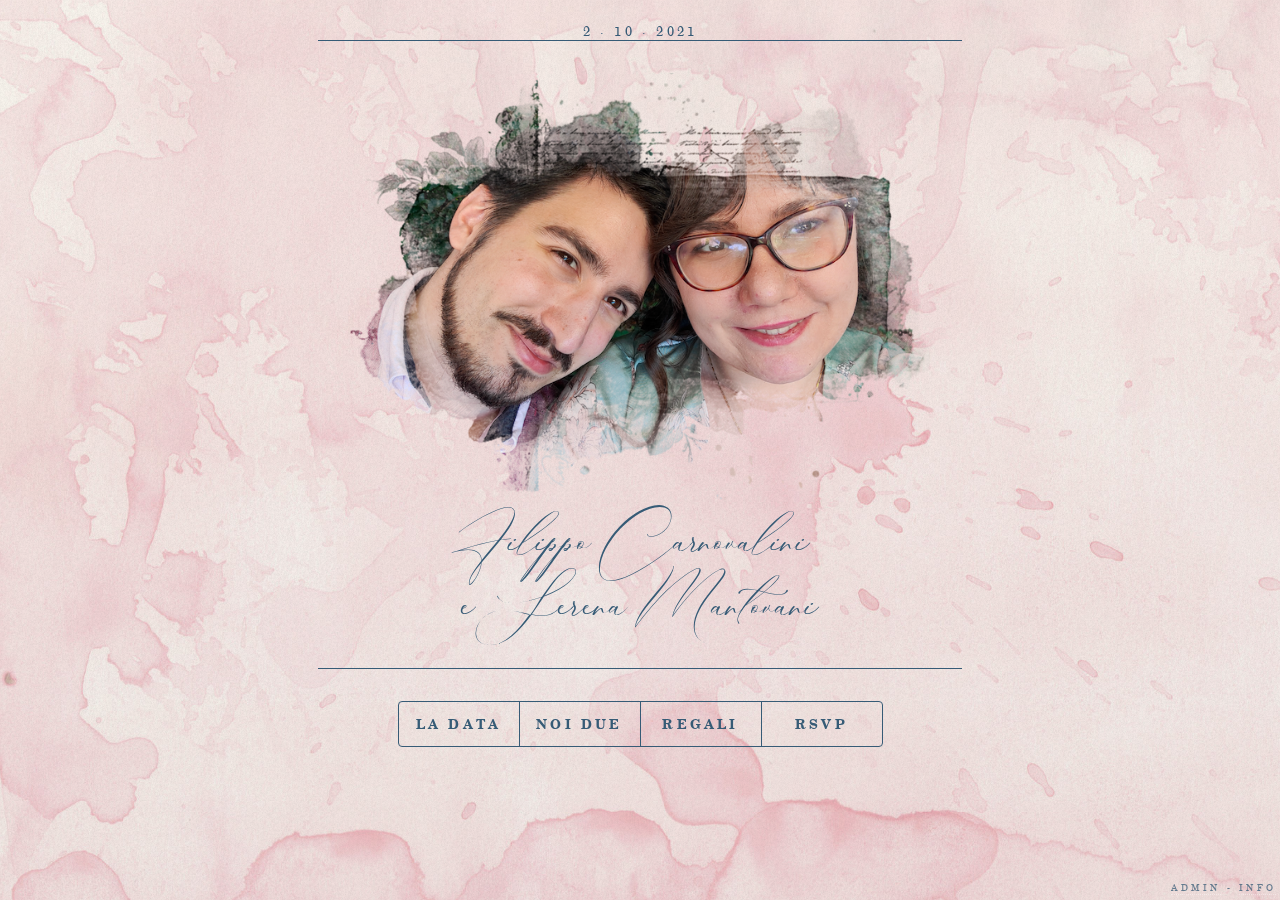
<file: index.html>
<!DOCTYPE HTML>
<!--
	Dimension by HTML5 UP
	html5up.net | @ajlkn
	Free for personal and commercial use under the CCA 3.0 license (html5up.net/license)
-->
<html>
	<head>
		<title>Filippo e Serena</title>
		<meta charset="utf-8" />
		<meta name="viewport" content="width=device-width, initial-scale=1, user-scalable=no" />

		<link rel="stylesheet" href="assets/webfonts/fonts.css" />
		<link rel="stylesheet" href="assets/css/main.css" />
		<link rel="stylesheet" href="assets/css/added.css" />

		<link rel="apple-touch-icon" sizes="180x180" href="/apple-touch-icon.png">
		<link rel="icon" type="image/png" sizes="32x32" href="/favicon-32x32.png">
		<link rel="icon" type="image/png" sizes="16x16" href="/favicon-16x16.png">
		<link rel="manifest" href="/site.webmanifest">

		<noscript><link rel="stylesheet" href="assets/css/noscript.css" /></noscript>
	</head>
	<body class="is-preload">
<!-- Modal for imgs full screen -->
<div id="imgModal" class="modal">

	<!-- The Close Button -->
	<span id="closemodal" class="close">&times;</span>

	<!-- Modal Content (The Image) -->
	<img class="modal-content" id="imgInModal">

	<!-- Modal Caption (Image Text)-->
	<div id="modalCaption"></div>
</div>
		<!-- Wrapper -->
			<div id="wrapper">



				<!-- Header -->
					<header id="header">
						<!--div class="logo">
							<span class="icon fa-gem"></span>
						</div-->
						<div class="content">
							<p class="data">2 · 10 · 2021</p>
							<div class="inner">
								<img src="./images/noi.png" alt="" width="580px">
								<h1>Filippo Carnovalini <br/>e Serena Mantovani</h1>
								<!--p>A fully responsive site template designed by <a href="https://html5up.net">HTML5 UP</a> and released<br />
								for free under the <a href="https://html5up.net/license">Creative Commons</a> license.</p-->
							</div>
						</div>
						<nav>
							<ul>
								<li><a href="#data">La Data</a></li>
								<li><a id="noiduetrigger" href="#noi-due">Noi Due</a></li>
								<li><a href="#regali">Regali</a></li>
								<li><a href="#rsvp">RSVP</a></li>
								<!--<li><a href="#elements">Elements</a></li>-->
							</ul>
						</nav>
					</header>

				<!-- Main -->
					<div id="main">

						<!-- data -->
							<article id="data">
								<h2 class="major">La Data</h2>
								<!--span class="image main"><img src="images/pic01.jpg" alt="" /></span-->
								<div>
									<p id="dataBig">2 · 10 · 2021</p>
								</div>
								<p>La cerimonia si svolgerà alle <strong>10.30</strong> presso la <strong>Chiesa di Santa Lucia Extra</strong>, a Verona in Via Santa Elisabetta 19. È possibile parcheggiare nelle vie adiacenti alla chiesa. <a target="_blank" href="https://www.google.com/maps/dir//Chiesa+di+Santa+Lucia+Extra,+Via+Santa+Elisabetta,+19,+37137+Verona+VR/@45.4219004,10.9509592,19z/data=!4m16!1m6!3m5!1s0x4781e1cec54c2853:0xab6bd0113330e620!2sChiesa+di+Santa+Lucia+Extra!8m2!3d45.4220633!4d10.9520282!4m8!1m0!1m5!1m1!1s0x4781e1cec54c2853:0xab6bd0113330e620!2m2!1d10.9520282!2d45.4220633!3e2">Indicazioni</a></p>
								<p>A seguire, il ricevimento si terrà nel ristorante <strong>Da Valentino</strong>, a San Germano dei Berici in via Casona 10. <a target="_blank" href="https://www.google.com/maps/dir/Chiesa+di+Santa+Lucia+Extra,+Via+Santa+Elisabetta,+Verona,+VR/Ristorante+Da+Valentino,+Via+Casona,+10,+36044+Val+Liona+VI/@45.3728771,11.2556699,42319m/data=!3m1!1e3!4m19!4m18!1m10!1m1!1s0x4781e1cec54c2853:0xab6bd0113330e620!2m2!1d10.9520282!2d45.4220633!3m4!1m2!1d11.4365618!2d45.4785449!3s0x477f39d6edbe792b:0xc557e13e4d08c0ed!1m5!1m1!1s0x477f3c05935f3b4f:0xafecf03dd96d6e7d!2m2!1d11.4592486!2d45.3984171!3e0">Indicazioni</a></p>
								
								<p>Per la partecipazione alla cerimonia non è richiesto, per le normative vigenti, il possesso del green pass. Per il ricevimento invece occorre possedere una "certificazione verde" valida. La certificazione si ottiene facendo un tampone al massimo 48 ore prima dell'evento, dopo dieci giorni dalla prima dose di vaccino, o dopo essere guariti.<br/>
								<a target="_blank" href="https://covidzone.info/">Aggiornamenti sulla normativa in vigore</a><br/>
								<a target="_blank" href="https://covidzone.info/">Info su certificazioni verdi</a><br/>
								Nei giorni precedenti il matrimonio vi faremo avere ulteriori indicazioni operative a riguardo. Grazie per l'aiuto nell'avere questa attenzione nei confronti di tutti. </p>
							</article>

						<!-- noi-due -->
							<article id="noi-due">
								<h2 class="major">Su Noi Due</h2>
								<div class="image main clear"><img id='imgnoi' onclick='apriImgModal(this)' style="width:75%;display:block;margin:0 auto;"src="./images/cappuccio2.jpeg" alt="Una foto di noi risalente al 2018" /><!--img id='imgnoidis' onclick='apriImgModal(this)' style="width:75%;display:block;margin:0 auto;"src="./images/cappucciodis.jpg" alt="Una disegno di noi risalente al 2018" /--></div>
								<br/>
								<p><strong>18/01/2017</strong> - Dopo un incontro ci siamo fermati a parlare, perché Filippo voleva chiedere un aiuto con il lavoro del coro. Così abbiamo cominciato a sentirci più spesso, a pranzare insieme in università, a studiare assieme in sessione.</p>
								<p><strong>31/03/2017</strong> - La prima uscita e la prima cena in due, in occasione di uno spettacolo della Compagnia Ruzzante.</p>
								<span class="image main clear"><img src="./images/ramoscello2.png" alt="" /></span>
								<br/>
								<p><strong>21/04/2017</strong> - <em>L'inizio della nostra relazione.</em></p>
								<p><strong>25/10/2019</strong> - Corso fidanzati ad Assisi. E matura in noi il desiderio di voler passare assieme tutta la vita nel matrimonio.</p>
								<span class="image main clear"><img onclick='apriImgModal(this)' style="width:75%;display:block;margin:0 auto;"src="./images/mille_anello.jpeg" alt="I regali del 18 Gennaio: una copia de Le Mille e Una Notte, e l'anello con rubino e brillanti." /></span>
								<br/>
								<p><strong>18/01/2020</strong> -
								Al santuario di Monte Berico Filippo regala a Serena Le Mille e Una Notte: come nel libro, sono passati mille e due giorni dall'inizio della relazione, e Filippo le chiede di poter passare tutta la vita insime. Con un anello ci siamo promessi di sposarci.
							 </p>
								<p><strong>02/10/2021</strong> - <em>L'inizio del nostro matrimonio.</em></p>
								<span class="image main clear"><img style="width:45%;display:block;margin:0 auto;border-radius:0"src="./images/noipoke.gif" alt="" /></span>
								<br/>
							</article>

						<!-- regali -->
							<article id="regali">
								<h2 class="major">Lista Nozze</h2>
								<span class="image main clear"><img src="./images/casina.png" alt="" /></span>
								<p>L'anno passato ci ha insegnato che la presenza è davvero un regalo. Per questo ci teniamo a sottolineare che non è necessario regalarci qualcosa: per noi avervi e festeggiare insieme sarà già un grandissimo dono.</p>
								<p>Se avete piacere di aiutarci a costruire la nostra casa e la nostra vita assieme, potete farci avere liberamente un contributo al matrimonio. Similmente, se avete un desiderio di farci avere un regalo fisico, che ci ricordi di voi e di questo giorno, qui sotto c'è una piccola lista nozze.</p>

								<div id="listanozze">
									<ul id="ullistanozze">
									</ul>
								</div>

								<p>Se volete dare un contributo libero per la casa e il viaggio di nozze, potete anche fare un bonifico alle seguenti coordinate:<br/>
								<code>Iban: IT88M0305801604100571981563</code><br/>
								<code>Intestato a Filippo Carnovalini</code>
								</p>


							</article>

						<!-- rsvp -->
							<article id="rsvp">
								<h2 class="major">Rsvp</h2>
								<div class="noScript">
									<p class="noScript">Non hai javascript attivo sul tuo Browser,
										per cui non puoi usare il form di conferma online.</p>
									<p class="noScript">Contatta gli
									  sposi per confermare la tua presenza!</p>
								</div>
								<form id="rsvpForm" method="post" action="#">
									<p>Fateci sapere se potrete esserci al ricevimento di nozze, e se avete esigenze particolari di cui tenere conto.</p>
									<div class="fields">
										<div class="field half">
											<label for="name">Nome</label>
											<input type="text" name="name" id="name" />
											<p id="nameError" class="error" style="display:none">Campo obbligatorio!</p>
										</div>
										<div class="field half">
											<label class="long" for="persone">Numero di persone</label>
											<input type="text" name="persone" id="persone" />
											<p id="personeError" class="error" style="display:none">Scrivi un numero intero di persone.</p>
										</div>
										<div class="field">
											<label for="message">Note</label>
											<textarea placeholder="Intolleranze, allergie, età dei bambini, necessità di seggiolini..." name="message" id="message" rows="3"></textarea>
										</div>
									</div>
									<ul class="actions">
										<li><input type="button" disabled value="Invia" class="primary" id="submitRSVP"/></li><li id="loading" style="display:none"><div  class="loader"></div></li>
									</ul>
									<div id="erroreServer" style="display:none">
										<p class="error">Errore: <span id="serverErrorText"></span></p>
									</div>
								</form>

								<div id="successo" style="display:none">
									<p>Conferma inviata con successo.</p>
									<p>Ci vediamo il 2 Ottobre!</p>
								</div>
								<!--



							-->
							</article>


					</div>

				<!-- Footer -->
				<footer id="footer">
					<p class="copyright"><a href="./admin.html">Admin</a> - <a href="./info.html">Info</a></p>
				</footer>

			</div>

		<!-- BG -->
			<div id="bg"></div>

		<!-- Scripts -->
			<script src="assets/js/jquery.min.js"></script>
			<script src="assets/js/browser.min.js"></script>
			<script src="assets/js/breakpoints.min.js"></script>
			<script src="assets/js/util.js"></script>
			<script src="assets/js/main.js"></script>
			<script>
			$( document ).ready(function() {
				var regalihtml= [];
				$.getJSON('listanozze.json', function(data) {
				   var l = data.lista;
					 l.forEach((item, i) => {
					 		regalihtml.push(item.id);
							$("#ullistanozze").append("<li class='regalotaken' id='regalo"+item.id+"'>"+item.descr+" <span class='prezzoregalo'>"+item.prezzo+"€</span> - <span class='prenota'>Prenota</span><span class='prenotato'>Già prenotato</span></li>")


					 });

					 $(".prenota").click(function(e){
 						if ($(this).parent()[0] == $("#prenotaregalo").parent()[0]){
 							return
 						}
 						$("#prenotaregalo").attr("id","prenotaregaloold");
 						$("#prenotaregaloold").hide();//(function(){
 							$("#prenotaregaloold").remove();
 					//});
 						var item = $(this).parent();

 						var id = item.attr('id');
						var aggiunta= `
						<div style='display:none' id='prenotaregalo'>
							<div class='divimgregalo'>
								<img onclick='apriImgModal(this)' id='imgregalo' class='imgregalo' src='./images/regali/${id}.jpg'>
							</div>
							<div class='regaloTesto' style='display:inline-block'>
								<p id='prenotaistruzioni'>Per prenotare questo regalo, inserisci il tuo nome qui sotto e premi invia. Dopo potrai fare avere agli sposi la cifra relativa al regalo scelto.</p>
								<p style='display:none' id='prenotaiban'><code>Iban: IT88M0305801604100571981563</code><br/>
								<code>Intestato a Filippo Carnovalini</code></p>
								<p id='prenotaerror' class='error'></p>
							</div>
							<div id='bottoniRegali'>
								<input id="prenotaRegaloNome" placeholder="Nome..." type='text' /><button onclick="prenotaRegalo('${id}')">Invia</button>
							</div>
						</div>
`
 						item.append(aggiunta)
 						$("#prenotaregalo").show("slow");
 						//$("#prenotaregalo").parent()[0].scrollIntoView();



 					});

				});




			});// Doc ready




			// Get the modal
			var modal = document.getElementById("imgModal");
			var captionText = document.getElementById("modalCaption");

			function apriImgModal(i) {

				// Get the image and insert it inside the modal - use its "alt" text as a caption
				var img = i;
				var modalImg = document.getElementById("imgInModal");
			  modal.style.display = "block";
			  modalImg.src = img.src;
				captionText.innerHTML = img.alt;
			}

			// Get the <span> element that closes the modal
			var span = document.getElementById("closemodal");

			// When the user clicks on <span> (x), close the modal
			span.onclick = function() {
			  modal.style.display = "none";
			}
			// When the user clicks on modal outside img, close the modal
			modal.onclick = function(ev) {
				if(ev.target!=$("#imgInModal")[0])	{
					modal.style.display = "none";
				}
			}

			function prenotaRegalo(i){
				var id = i.slice(6);
				//console.log(id);
				$("#prenotaRegaloNome").removeClass("erroreNome");
				$("#prenotaRegaloNome").attr('placeholder', 'Nome...');
					var nome= $("#prenotaRegaloNome").val();
					if (nome==""){
						$("#prenotaRegaloNome").addClass("erroreNome");
						$("#prenotaRegaloNome").attr('placeholder', 'Campo necessario!');
						return;
					}
					//send to server
					$("#bottoniRegali").empty();
					$("#bottoniRegali").append("<p class='loadingdots'>Loading <span>.</span><span>.</span><span>.</span></p>")


					$.post( "https://europe-west3-matrimonio-303209.cloudfunctions.net/prenotaregalo", {"id":id,"name":nome}, function(response) {
						$("#prenotaistruzioni").text("Grazie mille! Hai prenotato il regalo. Per regalarlo effettivamente, inviaci un bonifico dell'importo corrispondente:");
						$("#prenotaiban").show();
						$(".prenota").hide();


					}).fail(function(results) {
						if (results.responseText == "Error_Already_Taken") {
							$("#prenotaerror").text("Errore: questo regalo è già stato prenotato. Ricarica la pagina!");
						}else if (results.responseText == "Not_Found"){
							$("#prenotaerror").text("Errore: sembra che questo regalo non esista? Contatta gli sposi se pensi ci sia un problema!");
						}else if (results.responseText == "Error_Data_Missing") {
							$("#prenotaerror").text("Errore: Compila tutti i campi necessari! Ricarica la pagina e riprova");
						}else{
							$("#prenotaerror").text("Errore!");
						}
						$("#prenotaerror").show();

					}).always(function() {
							$("#bottoniRegali").empty();
					});

			}//prenotaregalo



			$("#noiduetrigger").click(function(e){

				//$("#imgnoi").delay(1000).fadeTo(5000,0);

			});

			</script>


	</body>
</html>
</file>
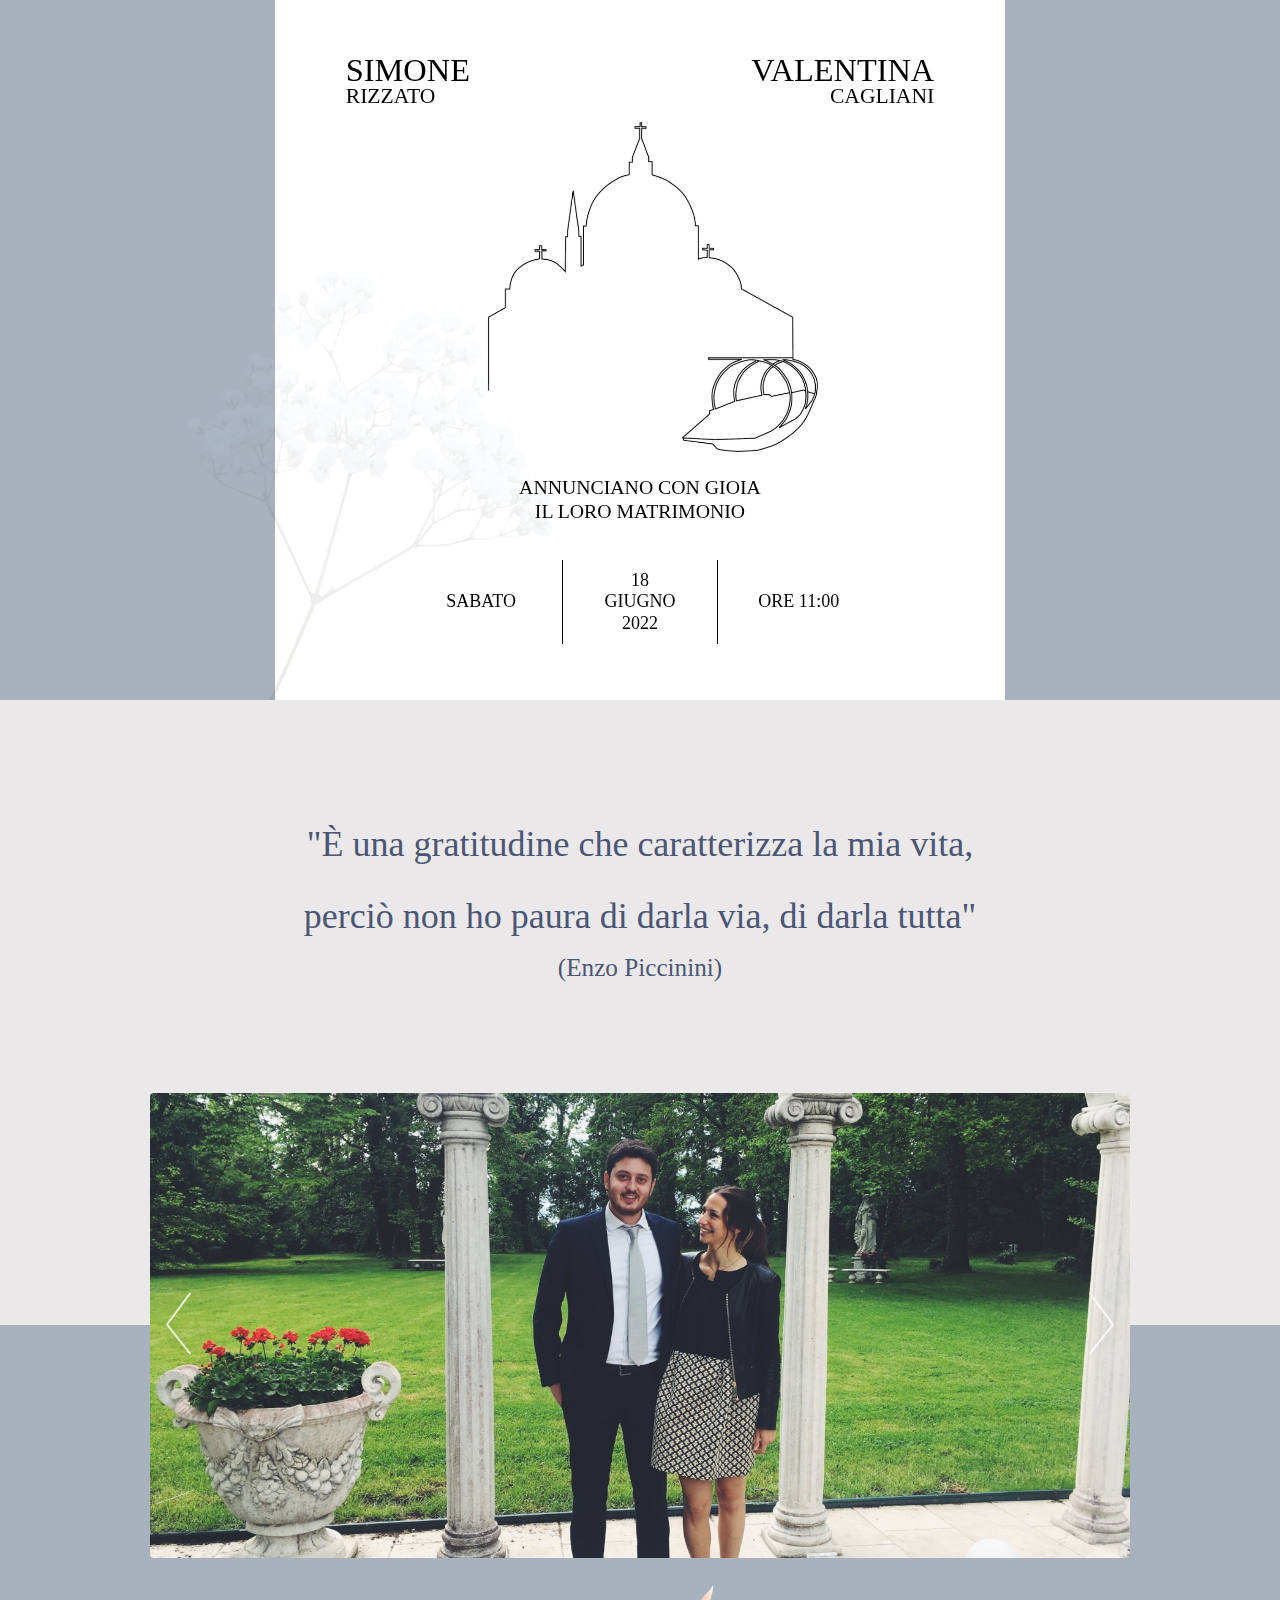
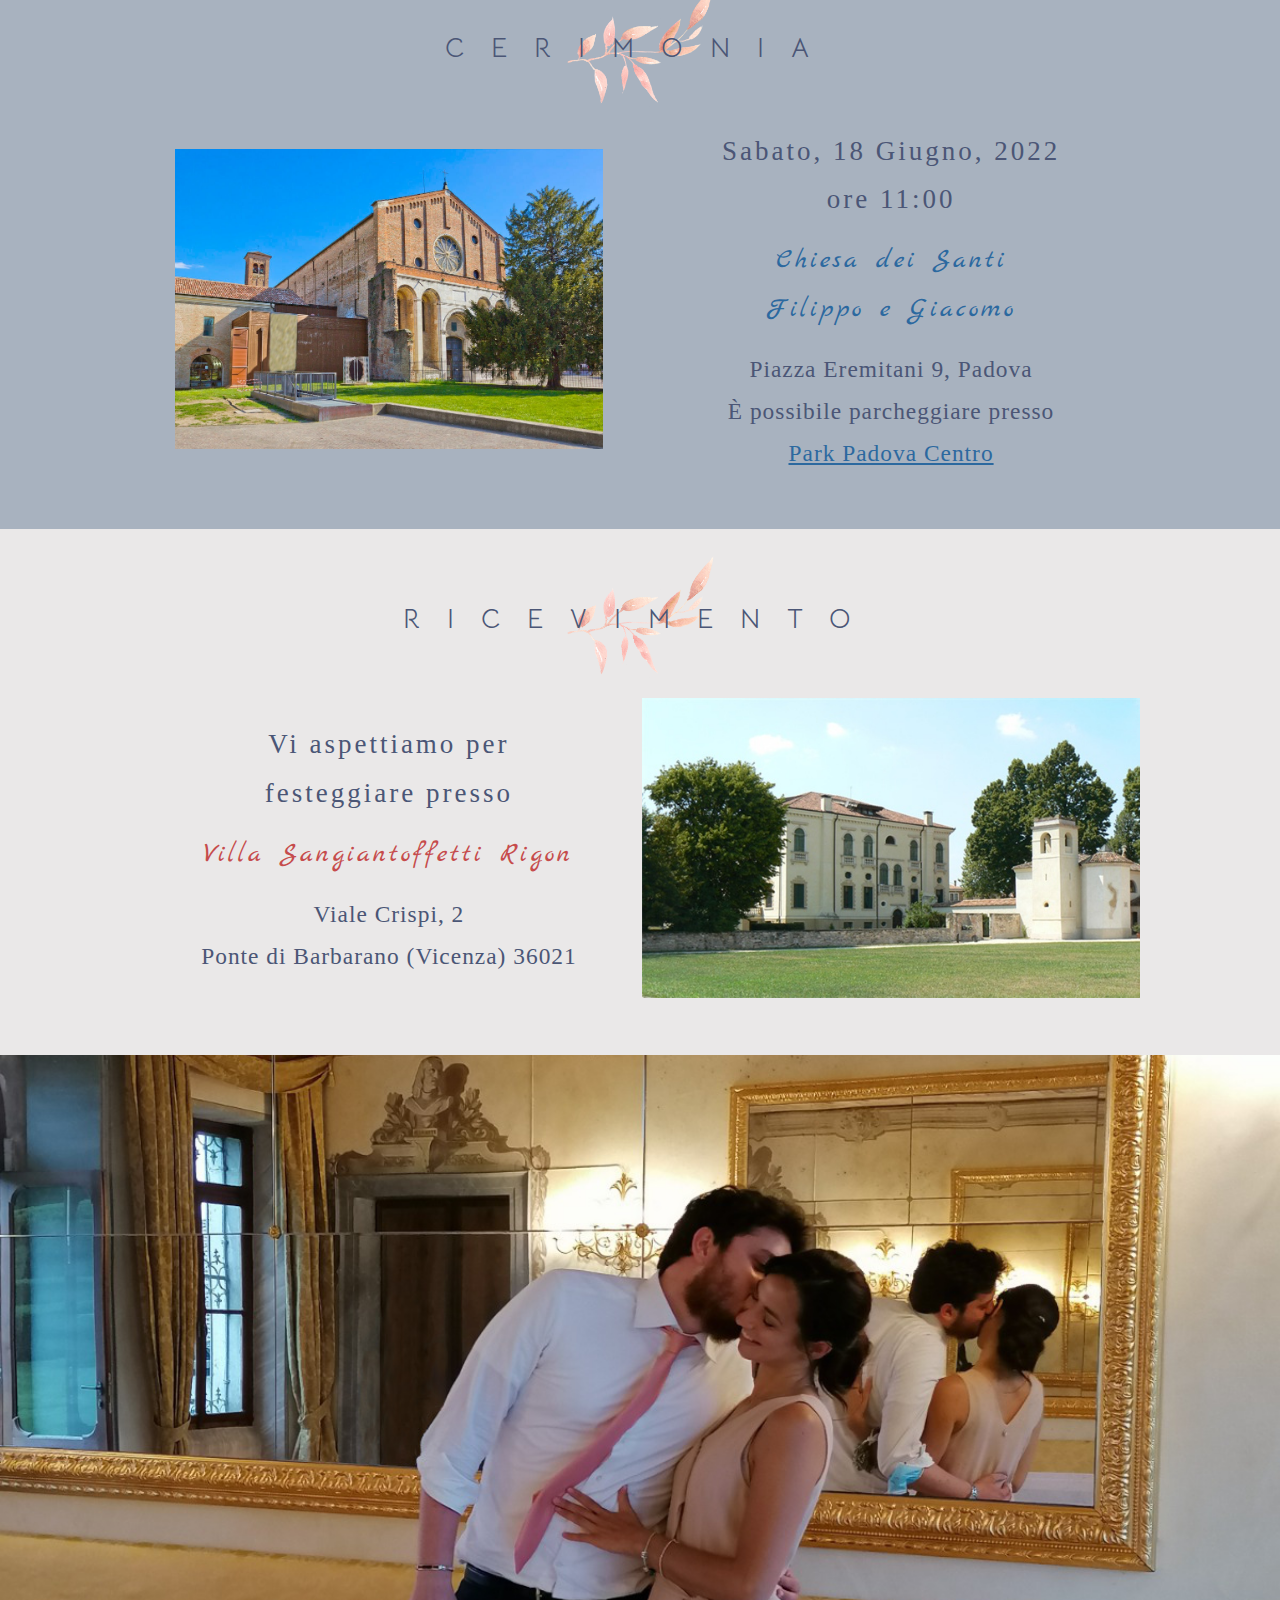
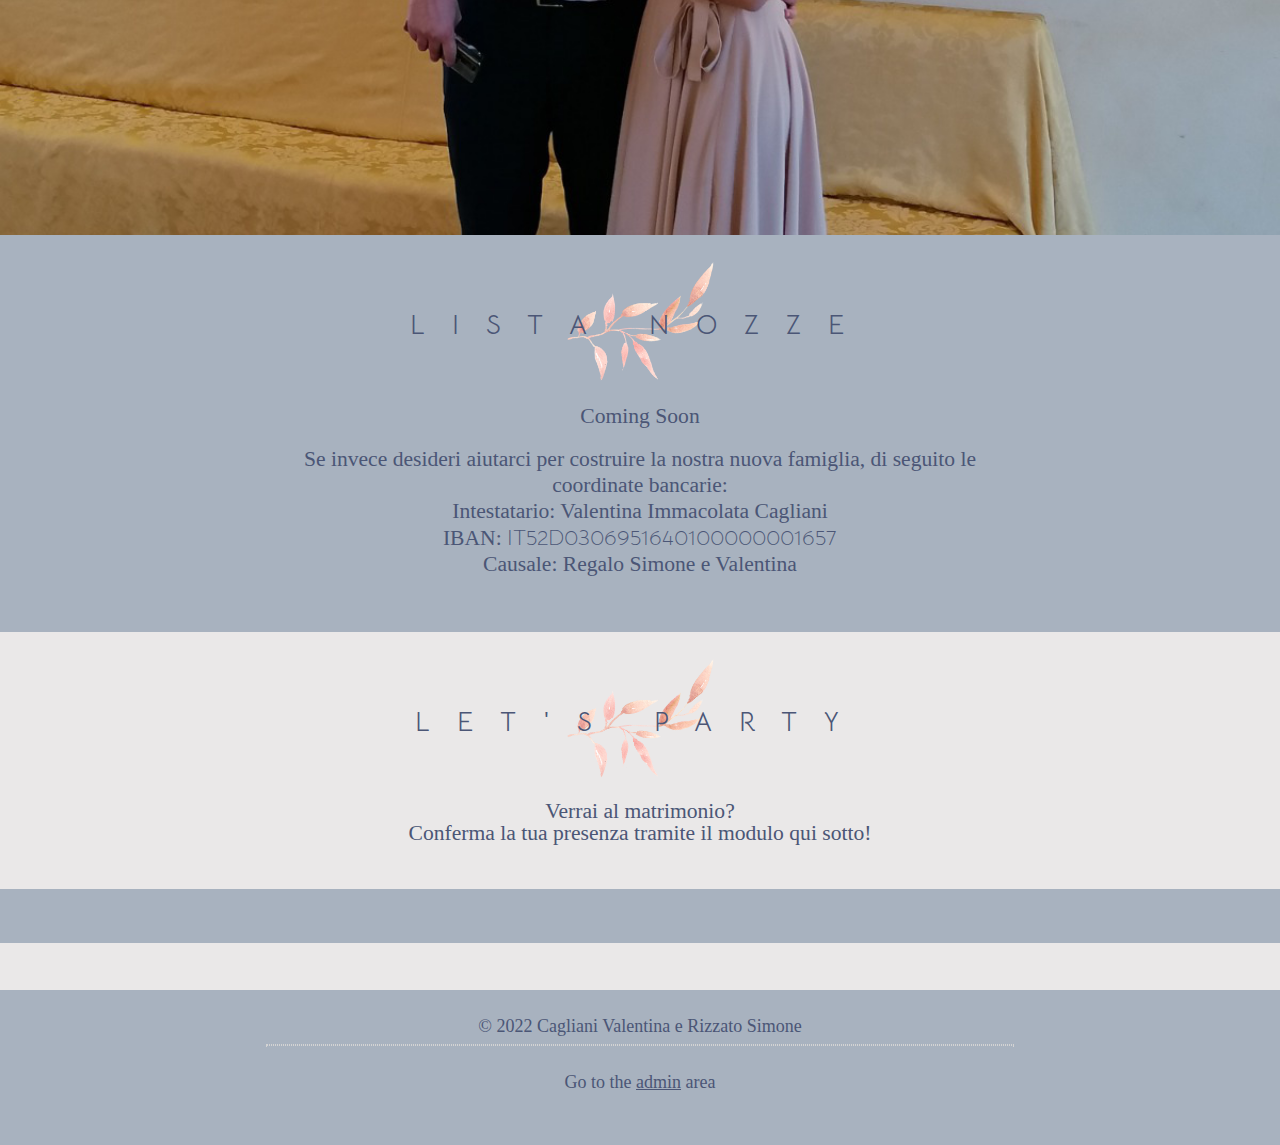
<file: anteprimasimovale/index.html>
<!doctype html>

<html lang="en">
<head>
  <meta charset="utf-8">
  <meta name="viewport" content="width=device-width, initial-scale=1">

  <title>Simo e Vale</title>
  <meta name="description" content="Simone e Valentina annunciano il loro matrimonio che si svolgerà a Padova il 18 Giugno.">
  <meta name="author" content="Filippo Carnovalini">

  <!-- <meta property="og:title" content="Simo e Vale">
  <meta property="og:type" content="website">
  <meta property="og:url" content="https://www.sitepoint.com/a-basic-html5-template/">
  <meta property="og:description" content="Simone e Valentina annunciano il loro matrimonio che si svolgerà a Padova il 18 Giugno.">
  <meta property="og:image" content="image.png"> -->

  <link rel="icon" href="/favicon.ico">
  <link rel="icon" href="/favicon.svg" type="image/svg+xml">
  <link rel="manifest" href="/manifest.webmanifest">

  <link rel="preconnect" href="https://fonts.googleapis.com">
  <link rel="preconnect" href="https://fonts.gstatic.com" crossorigin>
  <link href="https://fonts.googleapis.com/css2?family=Bellota+Text:wght@400&family=Marck+Script&display=swap" rel="stylesheet">

  <link rel="stylesheet" href="css/reset.css?v=1.0">
  <link rel="stylesheet" href="css/styles.css?v=1.0">
  <link rel="stylesheet" href="css/slider.css?v=1.0">
  <noscript><link rel="stylesheet" href="css/noscript.css" /></noscript>

</head>

<body>
  <nav class="mobile-menu" style="opacity:0">
  <label for="show-menu" class="show-menu showlabel"><div class="lines"></div></label>
  	<input type="checkbox" id="show-menu">
  		<ul id="menu">
  		<li><a class="menulink" href="#copertina">Home</a></li>
  		<li><a class="menulink" href="#acerimonia">Cerimonia</a>		</li>
  		<li><a class="menulink" href="#aricevimento">Ricevimento</a>		</li>
  		<li><a class="menulink" href="#alista">Lista Nozze</a></li>
  		<li><a class="menulink" href="#rsvp">Let's Party</a></li>
  	</ul>
  </nav>
  <div id="copertina" class="imgdiv"> <!-- Copertina -->
    <div id="biglietto" class="">

      <p id="nomelui" class="nomesposi"><span class="nome">Simone</span><br/><span class="cognome">Rizzato</span></p>
      <p id="nomelei" class="nomesposi"><span class="nome">Valentina</span> <br/><span class="cognome">Cagliani</span></p>
      <img src="./img/logoq.png" alt="" width="50%">
      <p id="annuncio">Annunciano con gioia <br/>il loro matrimonio</p>
      <div id="dataora">
        <p>Sabato</p>
        <p class="middle">18<br/>Giugno<br/>2022</p>
        <p>ore 11:00</p>
      </div>
      <div id="divfiore" >
        <img id="imgfiore" src="./img/fiore.webp" width="150px" style="opacity:0">
      </div>

    </div>

  </div>
  <div id="frasediv" class="odd"> <!-- Frase -->
    <p id="frase">"È una gratitudine che caratterizza la mia vita,<br id="capofrase"/> perciò non ho paura di darla via, di darla tutta"</p>
    <p id="firma">(Enzo Piccinini)</p>
  </div>


  <div id="slidersection" class="imgdiv"> <!-- SLIDER -->
    <div class="backtrickslider"></div>
    <div id="slider">
  <a href="#" class="control control_next">
    <svg xmlns="http://www.w3.org/2000/svg" xmlns:xlink="http://www.w3.org/1999/xlink" width="60px" height="80px" viewBox="0 0 50 80" xml:space="preserve">
    <polyline fill="none" stroke="#FFFFFF" stroke-width="2" stroke-linecap="round" stroke-linejoin="round" points="
	25,10 48,41 25,70 "/>
  </svg>
</a>
  <a href="#" class="control control_prev"><svg width="60px" height="80px" viewBox="0 0 50 80" xml:space="preserve">
  <polyline fill="none" stroke="#FFFFFF" stroke-width="2" stroke-linecap="round" stroke-linejoin="round" points="
25,70 2,41 25,10 "/>
</svg></a>
  <ul>
    <li style="background-image: url(./img/archi.jpeg);"></li>

    <li style="background-image: url(./img/mare.jpeg);"></li>
    <!-- Slider needs at least three . -->
    <li style="background-image: url(./img/anello.jpeg);"></li>
  </ul>
</div>

  </div>


  <div id="acerimonia"> <!-- Cerimonia -->
    <h2 class="titolo">Cerimonia</h2>
    <div class="half">
      <img src="./img/eremi.jpeg" alt="">
    </div>
    <div class="half">
      <p>Sabato, 18 Giugno, 2022<br/>
        ore 11:00
      </p>
      <p class="location chiesa">Chiesa dei Santi<br/>
      Filippo e Giacomo</p>
      <p class="address">
        Piazza Eremitani 9, Padova<br/>
        È possibile parcheggiare presso <br/>
        <a href="https://goo.gl/maps/QCNtqDHxij6EDhdj6">Park Padova Centro</a>
      </p>
    </div>
  </div>
  <div class="odd" id="aricevimento"> <!-- Ricevimento -->
  <h2 class="titolo">Ricevimento</h2>
    <div class="half mobileonly">
      <img src="./img/villa.jpeg" alt="">
    </div>
    <div class="half">
      <p>Vi aspettiamo per<br/>
      festeggiare presso
      </p>
      <p class="location">
        Villa Sangiantoffetti Rigon
      </p>
      <p class="address">Viale Crispi, 2<br/>
      Ponte di Barbarano (Vicenza) 36021</p>
    </div>
    <div class="half notmobile">
      <img src="./img/villa.jpeg" alt="">
    </div>
  </div>

  <div class="imgdiv" id="stacco"> <!-- IMG stacco -->
    <!--img src="./img/specchio2.jpeg" alt="" width="100%" IN BACKGROUND-->
  </div>
  <div class="lista" id="alista"> <!-- Lista Nozze -->
      <h2 class="titolo">Lista Nozze</h2>
      <p>Coming Soon</p>
      <br/>
      <p >Se invece desideri aiutarci per costruire la nostra nuova famiglia, di seguito le coordinate bancarie: <br/>
        Intestatario: Valentina Immacolata Cagliani<br/>
        IBAN:  <span class="codice">IT52D0306951640100000001657</span><br/>
        Causale: Regalo Simone e Valentina
      </p>
  </div>
  <div id="rsvp" class="odd"> <!-- RSVP -->
      <h2 class="titolo">Let's Party</h2>
    <p class="verrai">Verrai al matrimonio?<br/> Conferma la tua presenza tramite il modulo qui sotto!</p>

  </div>
  <div class="mainaction odd">
    <a class="button" href="./rsvp.html">Register Now</a>
  </div>
  <div class="spacer odd">

  </div>

  <div class="footer"> <!-- Footer -->
    <p>© 2022 Cagliani Valentina e Rizzato Simone</p>
    <hr style="width:60%;border:1px dotted lightgray"/>
    <br/>
      <p>Go to the <a href="admin.html">admin<a> area</p>
  </div>

  <!--script src="js/scripts.js"></script-->
  <script
        src="https://code.jquery.com/jquery-3.6.0.min.js"
        integrity="sha256-/xUj+3OJU5yExlq6GSYGSHk7tPXikynS7ogEvDej/m4="
        crossorigin="anonymous"></script>
  <script src="js/slider.js"></script>
  <script type="text/javascript">
    jQuery(document).ready(function ($) {
      let w = $('#imgfiore').width();
      let h = $('#imgfiore').height();
      $('#imgfiore').width(w*0.95);
      $('#imgfiore').height(h*0.95);
      $( "#imgfiore" ).delay(500).animate({opacity:1,width:w,height:h}, 1500);
    });

    var isDown= false;

    function checkPosition() {
      let screenHeight = window.innerHeight;
      let bigliettoheight = $("#biglietto").height();
      let windowY = window.scrollY;
      console.log(screenHeight);
      console.log(windowY);
      console.log(isDown);
      if (windowY+screenHeight < bigliettoheight +10 && isDown) {
        // Scrolling UP
        $( ".mainaction" ).fadeTo( "fast" , 0);
        $( ".mobile-menu" ).fadeTo( "fast" , 0);
        isDown=false;
      }
      if(windowY+screenHeight > bigliettoheight +10 && !isDown) {
        // Scrolling DOWN
        $( ".mainaction" ).fadeTo( "slow" , 1);
        $( ".mobile-menu" ).fadeTo( "slow" , 1);
        isDown=true;
      }
      scrollPos = windowY;
    }
    $("#show-menu").click(function(){
      $("#menu").toggle(350);
    });
    $("#menu").click(function(){
      $("#menu").toggle(350);
    });

    window.addEventListener('scroll', checkPosition);

    function scrollToElement (selector) {
      $('html, body').animate({
        scrollTop: $(selector).offset().top +1
      }, 700);
    };

    $(document).on('click', 'a.menulink', function () {
      scrollToElement($(this).attr('href'));
    });
  </script>

</body>
</html>
</file>
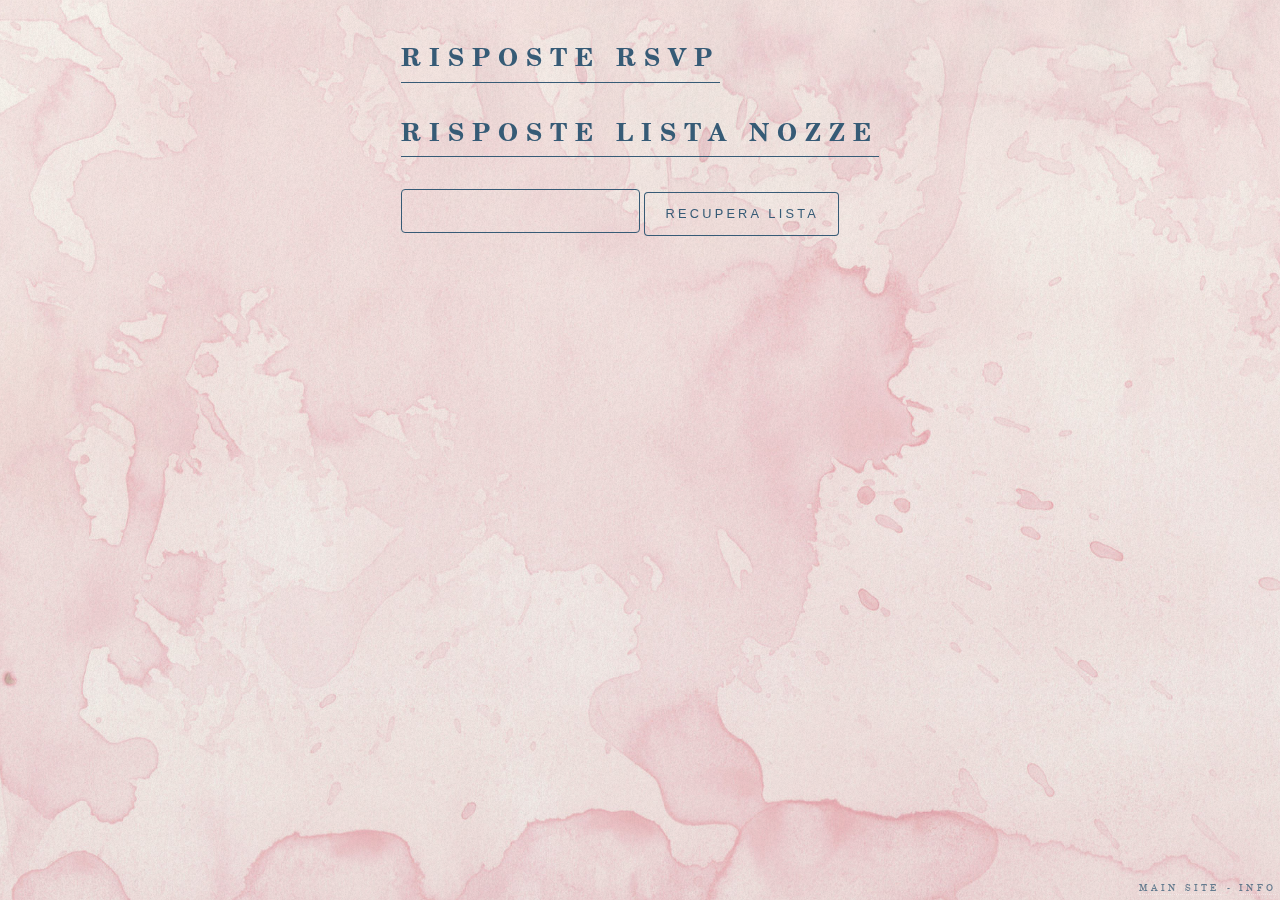
<file: admin.html>
<!DOCTYPE HTML>
<!--
	Dimension by HTML5 UP
	html5up.net | @ajlkn
	Free for personal and commercial use under the CCA 3.0 license (html5up.net/license)
-->
<html>
	<head>
		<title>Filippo e Serena</title>
		<meta charset="utf-8" />
		<meta name="viewport" content="width=device-width, initial-scale=1, user-scalable=no" />

		<link rel="stylesheet" href="assets/webfonts/fonts.css" />
		<link rel="stylesheet" href="assets/css/main.css" />
		<link rel="stylesheet" href="assets/css/added.css" />

		<link rel="apple-touch-icon" sizes="180x180" href="/apple-touch-icon.png">
		<link rel="icon" type="image/png" sizes="32x32" href="/favicon-32x32.png">
		<link rel="icon" type="image/png" sizes="16x16" href="/favicon-16x16.png">
		<link rel="manifest" href="/site.webmanifest">

		<noscript><link rel="stylesheet" href="assets/css/noscript.css" /></noscript>
	</head>
	<body class="is-preload">

<div id="imgModal"></div>
		<!-- Wrapper -->
			<div id="wrapper">
				<div>
					<h2 class="major">Risposte RSVP</h2>

					<ul id="listaInvitati">
					</ul>
					<h2 class="major">Risposte Lista Nozze</h2>
					<ul id="listaRegali">
					</ul>
					<div id="passwordform">
						<input style="width:50%;display:inline" id="pwd" type="password"></input> <button id="send" onclick="recupera()">Recupera lista</button>
						<p class="error" style="display:none">Password Sbagliata</p>
						<p id="loading" style="display:none">Loading...</p>
					</div>
				</div>

				<!-- Footer -->
					<footer id="footer">
						<p class="copyright"><a href="./index.html">Main site</a> - <a href="./info.html">Info</a></p>
					</footer>

			</div>

		<!-- BG -->
			<div id="bg"></div>

		<!-- Scripts -->
			<script src="assets/js/jquery.min.js"></script>
			<script src="assets/js/browser.min.js"></script>
			<script src="assets/js/breakpoints.min.js"></script>
			<script src="assets/js/util.js"></script>
			<script src="assets/js/main.js"></script>
			<script>

			var nomiRegali = {
			}
			$( document ).ready(function() {


				});








			function recupera() {
				$(".error").hide();
				$("#loading").show();
				$("#send").prop("disabled",true);

				var pass = $("#pwd").val();
				$.post( "https://us-central1-matrimonio-303209.cloudfunctions.net/listinv", {"pwd":pass}, function(results) {
					var invitati = results["rsvp"];
					var nodo = $("#listaInvitati");
					nodo.empty();
					invitati.forEach((item, i) => {
						nodo.append("<li>"+ item["name"]+ " - " +  item.persone + " - " +  item.message + "</li")
					});
					var nodo2 = $("#listaRegali");
					nodo2.empty();
					var regali = results["regali"];
					regali.forEach((item, i) => {
						if(item.taken){
							nodo2.append("<li>"+ nomiRegali[item.id]+ " - " +  item.persona + "</li")
						}
					});
					$("#passwordform").hide()
				}).fail(function(results) {
						if (results.responseText == "WRONGPASS") {
							$(".error").show();
						}else{
							console.log(results)
							$("#passwordform").append("<p class='error'>Errore. " + results.responseText + "</p>")
						}
				  })
				  .always(function() {
				    $("#loading").hide();
						$("#send").prop("disabled",false);
				  });

			}
			$(document).ready(function(){

				$.getJSON('listanozze.json', function(data) {
					 var l = data.lista;
					 l.forEach((item, i) => {
							nomiRegali[item.id]= item.descr;
					 });
					});

			   $('#pwd').keypress(function(e){
			      if(e.keyCode==13)
			      $('#send').click();
			    });
			});


			</script>

	</body>
</html>
</file>
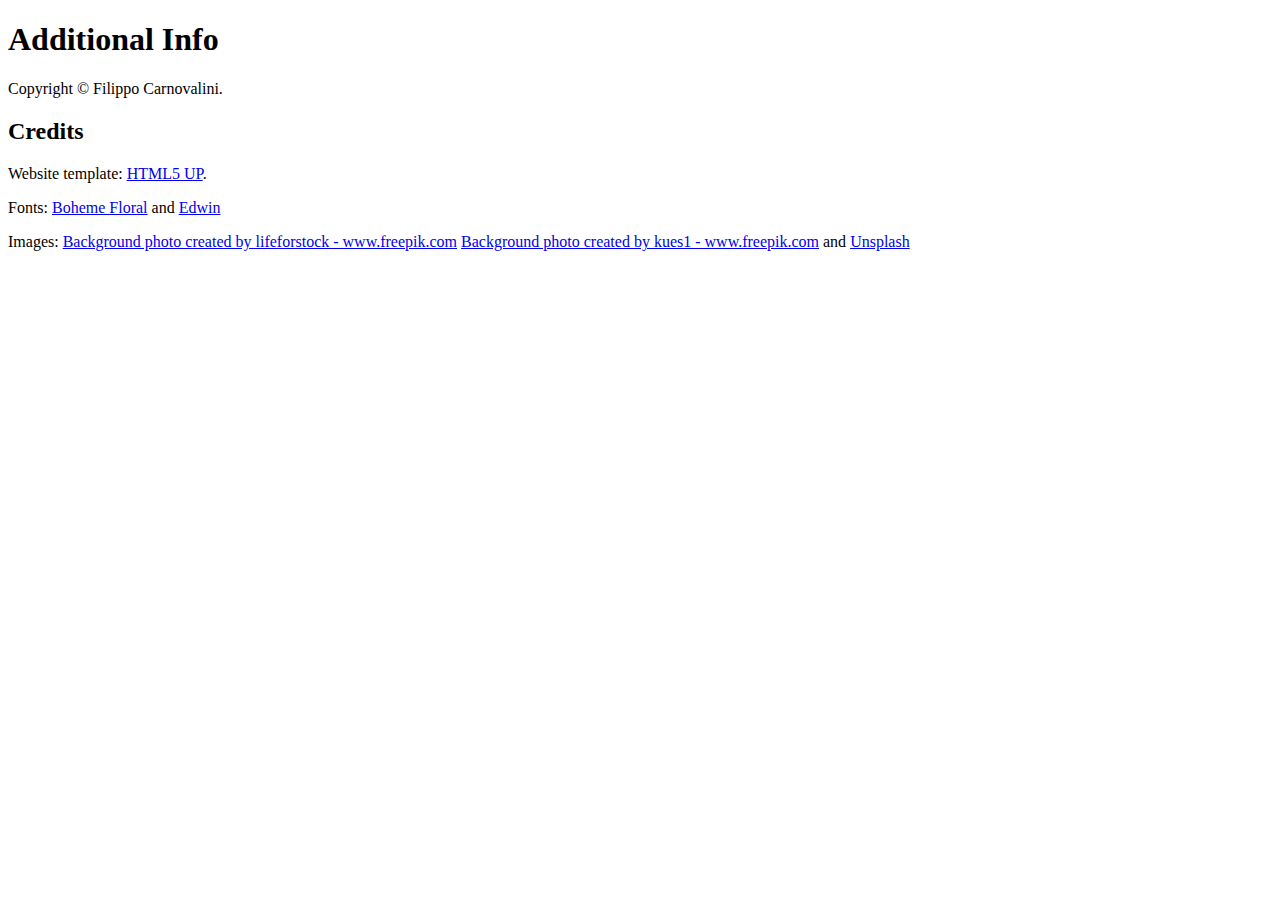
<file: info.html>
<!DOCTYPE HTML>
<!--
	Dimension by HTML5 UP
	html5up.net | @ajlkn
	Free for personal and commercial use under the CCA 3.0 license (html5up.net/license)
-->
<html>
	<head>
		<title>Info - Filippo e Serena</title>
		<meta charset="utf-8" />
		<meta name="viewport" content="width=device-width, initial-scale=1, user-scalable=no" />

		<noscript><link rel="stylesheet" href="assets/css/noscript.css" /></noscript>
	</head>
	<body class="is-preload">
		<h1>Additional Info</h1>
		<p>Copyright &copy; Filippo Carnovalini.</p>
		<h2>Credits</h2>
		<p>Website template: <a href="https://html5up.net">HTML5 UP</a>.</p>
		<p>Fonts: <a href="https://www.dafont.com/boheme-floral.font">Boheme Floral</a> and <a href="https://github.com/MuseScoreFonts/Edwin">Edwin</a></p>
    <p>Images: <a href='https://www.freepik.com/photos/background'>Background photo created by lifeforstock - www.freepik.com</a> <a href='https://www.freepik.com/photos/background'>Background photo created by kues1 - www.freepik.com</a>
		and <a href="unsplash.com">Unsplash</a>
		</p>


	</body>
</html>
</file>
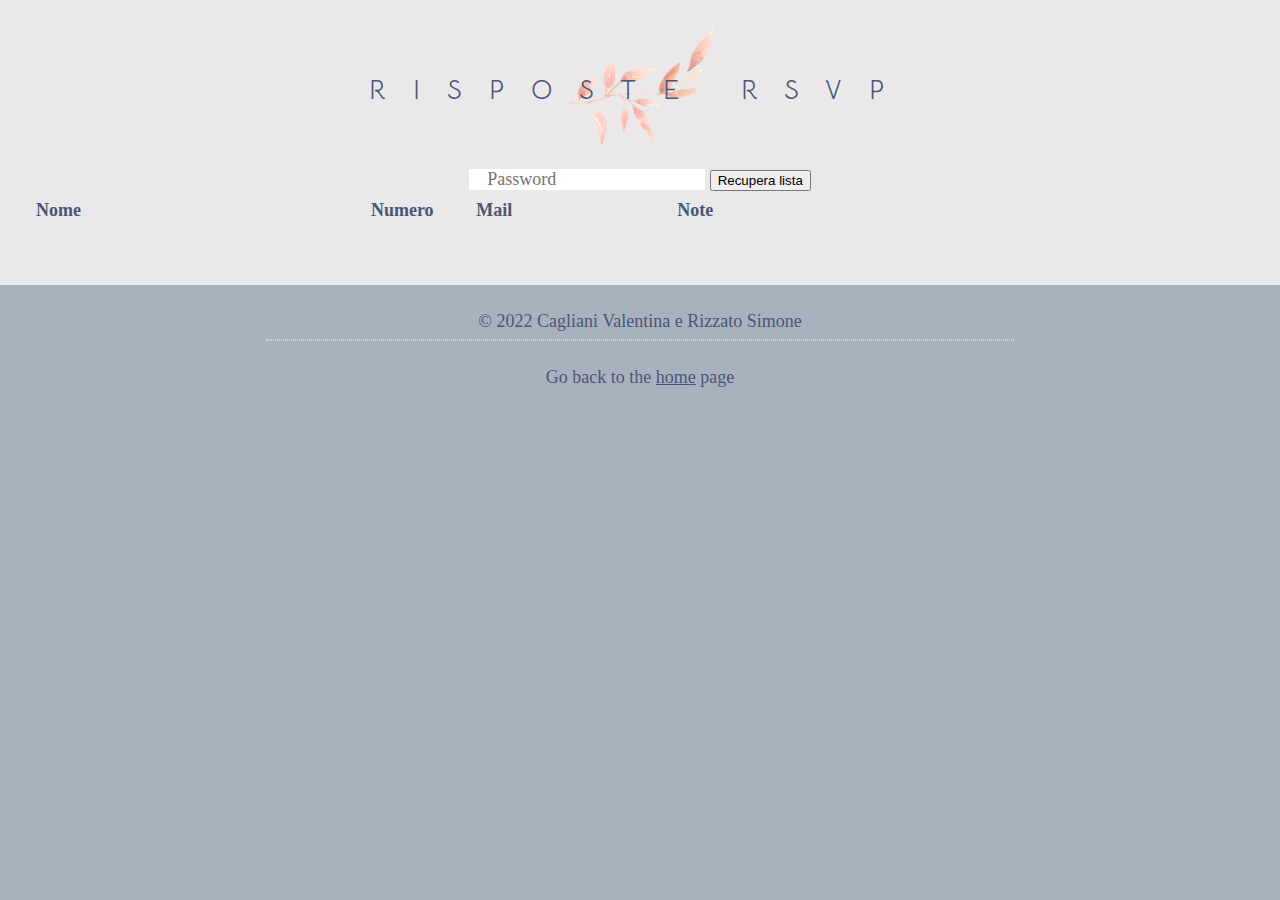
<file: anteprimasimovale/admin.html>
<!doctype html>

<html lang="en">
<head>
  <meta charset="utf-8">
  <meta name="viewport" content="width=device-width, initial-scale=1">

  <title>RSVP - Simo e Vale</title>
  <meta name="description" content="Simone e Valentina annunciano il loro matrimonio che si svolgerà a Padova il 18 Giugno.">
  <meta name="author" content="Filippo Carnovalini">

  <!-- <meta property="og:title" content="Simo e Vale">
  <meta property="og:type" content="website">
  <meta property="og:url" content="https://www.sitepoint.com/a-basic-html5-template/">
  <meta property="og:description" content="Simone e Valentina annunciano il loro matrimonio che si svolgerà a Padova il 18 Giugno.">
  <meta property="og:image" content="image.png"> -->

  <link rel="icon" href="/favicon.ico">
  <link rel="icon" href="/favicon.svg" type="image/svg+xml">
  <link rel="manifest" href="/manifest.webmanifest">

  <link rel="preconnect" href="https://fonts.googleapis.com">
  <link rel="preconnect" href="https://fonts.gstatic.com" crossorigin>
  <link href="https://fonts.googleapis.com/css2?family=Bellota+Text:wght@400&family=Marck+Script&display=swap" rel="stylesheet">

  <link rel="stylesheet" href="css/reset.css?v=1.0">
  <link rel="stylesheet" href="css/styles.css?v=1.0">
  <noscript><link rel="stylesheet" href="css/noscript.css" /></noscript>
  <style>
    em{
      font-weight:bold;
    }
    #listaInvitati th{
      padding:10px 1em;
      font-weight: bold;
    }
    #listaInvitati td{
      padding:10px 1em;
    }
    a.downl.button{
      display: inline-block;
      width: auto;
      margin: 1em;
      border: 1px solid darkgray;
    }
  </style>
</head>

<body style="background-color:#A8B2BF">

		<!-- Wrapper -->
				<div class="odd">
					<h2>Risposte RSVP</h2>

          <div id="passwordform">
						<input  placeholder="Password" style="width:40%;max-width:200px;display:inline; padding: 0 1em;" id="pwd" type="password"></input> <button id="send" onclick="recupera()">Recupera lista</button>
						<p class="error" style="color:#c64c4c;display:none">Password Sbagliata</p>
						<p id="loading" style="display:none">Loading...</p>
					</div>

					<table id="listaInvitati"  style="text-align:left;padding:0 4em;width:100%">
            <tr><th style="width:25%">Nome</th><th style="width:7%">Numero</th><th style="width:15%">Mail</th><th style="width:45%">Note</th></tr>
					</table>


					<!-- <h2 class="major">Risposte Lista Nozze</h2>
					<ul id="listaRegali">
					</ul> -->
          <div id="downloadarea"></div>
				</div>

        <div class="footer"> <!-- Footer -->
          <p>© 2022 Cagliani Valentina e Rizzato Simone</p>
          <hr style="width:60%;border:1px dotted lightgray"/>
          <br/>
            <p>Go back to the <a href="index.html">home<a> page</p>
        </div>

		<!-- Scripts -->
    <script
          src="https://code.jquery.com/jquery-3.6.0.min.js"
          integrity="sha256-/xUj+3OJU5yExlq6GSYGSHk7tPXikynS7ogEvDej/m4="
          crossorigin="anonymous"></script>
			<script>



			function recupera() {
				$(".error").hide();
				$("#loading").show();
				$("#send").prop("disabled",true);

        // $(".error").show();
        // 	$("#passwordform").append("Devo ancora aggiungere questa parte -Facoch");
        // console.log("recupera");
        //
        // return;
				var pass = $("#pwd").val();
				$.post( "https://us-central1-matrimonio-303209.cloudfunctions.net/listinv-vs", {"pwd":pass}, function(results) {
          let data_csv_en = "data:text/csv;charset=utf-8,Nome;Numero;Email;Note\r\n";
          let data_csv_it = data_csv_en;

					var invitati = results["rsvp"];
          console.log(invitati);
					var nodo = $("#listaInvitati");
					//nodo.empty();
					// invitati.forEach((item, i) => {
					// 	nodo.append("<li><em>"+ item["name"]+ "</em> - <span class='codice'>" +  item.persone + "</span> - " +  item.message + "</li>")
					// });
          invitati.forEach((item, i) => {
						nodo.append("<tr><td>"+ item["name"]+ "</td><td><span class='codice'>" +  item.persone + "</span></td><td>"+  item.mail + "</span></td><td>" +  item.message + "</td></tr>");
            data_csv_it += ""+ item["name"] +";"+ item.persone +";"+ item.mail +";"+item.message +  "\r\n";
            data_csv_en += ""+ item["name"] +","+ item.persone +","+ item.mail +","+item.message +  "\r\n";
					});
					// var nodo2 = $("#listaRegali");
					// nodo2.empty();
					// var regali = results["regali"];
					// regali.forEach((item, i) => {
					// 	if(item.taken){
					// 		nodo2.append("<li>"+ nomiRegali[item.id]+ " - " +  item.persona + "</li")
					// 	}
					// });
					$("#passwordform").hide()

          var encoded_it = encodeURI(data_csv_it);
          var encoded_en = encodeURI(data_csv_en);
          // var link = document.createElement("a");
          // link.setAttribute("href", encodedUri);
          // link.setAttribute("download", "my_data.csv");
          // link.appendTo($("#downloadarea"));
          // $("#downloadarea").add(link);
          $("<a class='downl button'>Download CSV Excel ENG</a>").attr('href',encoded_en).attr("download","lista_comma.csv").appendTo('#downloadarea');
          $("<a class='downl button'>Download CSV Excel ITA</a>").attr('href',encoded_it).attr("download","lista_semicolon.csv").appendTo('#downloadarea');

          //document.body.appendChild(link); // Required for FF
				}).fail(function(results) {
						if (results.responseText == "WRONGPASS") {
							$(".error").show();
						}else{
							console.log(results)
							$("#passwordform").append("<p class='error'>Errore. " + results.responseText + "</p>")
						}
				  })
				  .always(function() {
				    $("#loading").hide();
						$("#send").prop("disabled",false);
				  });

			}
			$(document).ready(function(){

			   $('#pwd').keypress(function(e){
			      if(e.keyCode==13)
			      $('#send').click();
			    });
			});


			</script>

	</body>
</html>
</file>
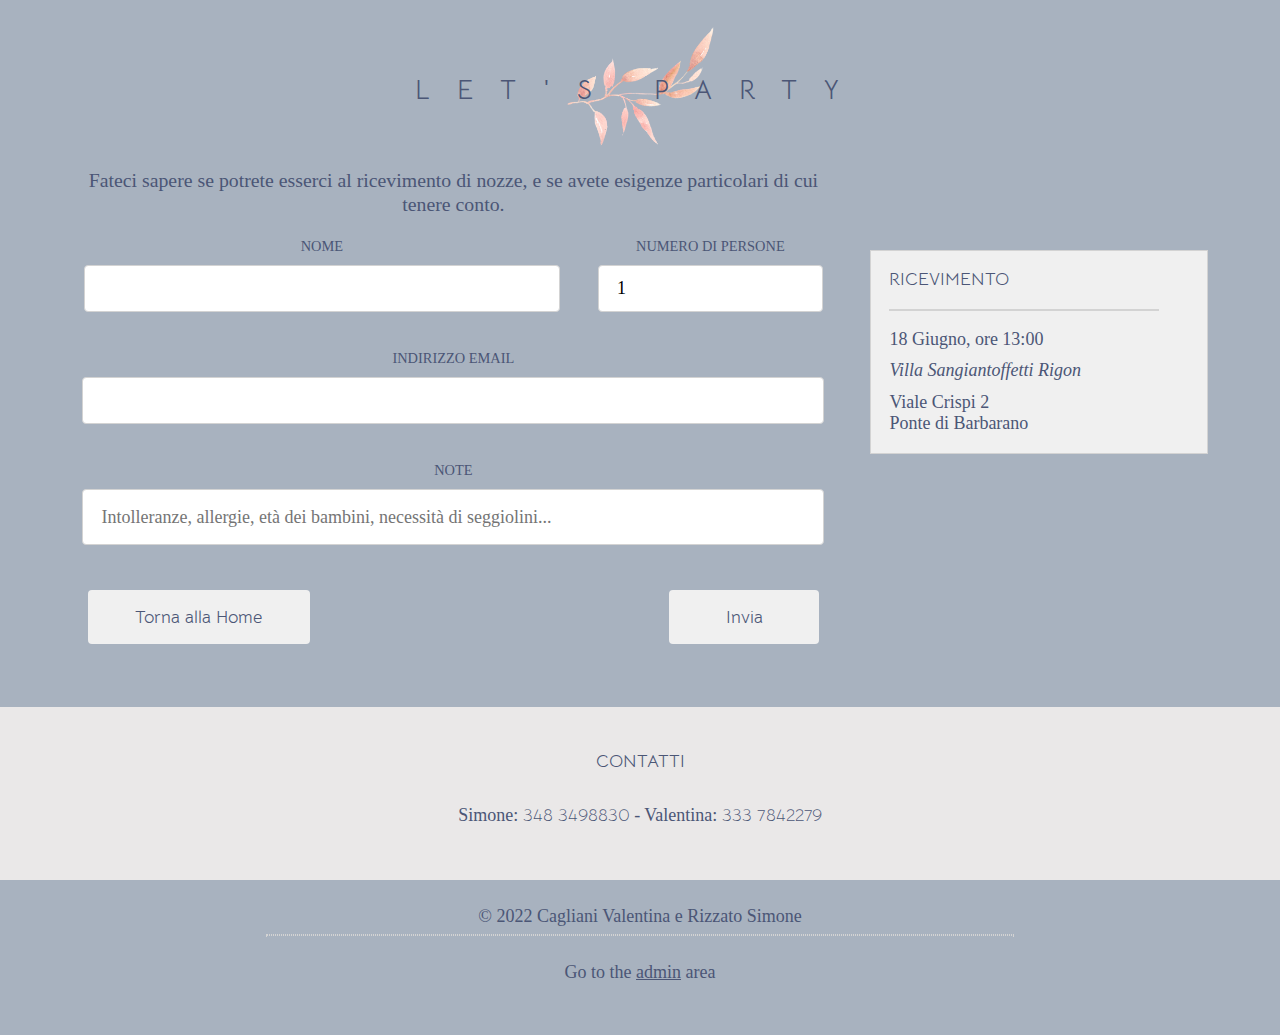
<file: anteprimasimovale/rsvp.html>
<!doctype html>

<html lang="en">
<head>
  <meta charset="utf-8">
  <meta name="viewport" content="width=device-width, initial-scale=1">

  <title>RSVP - Simo e Vale</title>
  <meta name="description" content="Simone e Valentina annunciano il loro matrimonio che si svolgerà a Padova il 18 Giugno.">
  <meta name="author" content="Filippo Carnovalini">

  <!-- <meta property="og:title" content="Simo e Vale">
  <meta property="og:type" content="website">
  <meta property="og:url" content="https://www.sitepoint.com/a-basic-html5-template/">
  <meta property="og:description" content="Simone e Valentina annunciano il loro matrimonio che si svolgerà a Padova il 18 Giugno.">
  <meta property="og:image" content="image.png"> -->

  <link rel="icon" href="/favicon.ico">
  <link rel="icon" href="/favicon.svg" type="image/svg+xml">
  <link rel="manifest" href="/manifest.webmanifest">

  <link rel="preconnect" href="https://fonts.googleapis.com">
  <link rel="preconnect" href="https://fonts.gstatic.com" crossorigin>
  <link href="https://fonts.googleapis.com/css2?family=Bellota+Text:wght@400&family=Marck+Script&display=swap" rel="stylesheet">

  <link rel="stylesheet" href="css/reset.css?v=1.0">
  <link rel="stylesheet" href="css/styles.css?v=1.0">
  <link rel="stylesheet" href="css/rsvp.css?v=1.0">
  <noscript><link rel="stylesheet" href="css/noscript.css" /></noscript>

</head>

<body>


  <div class=""> <!-- Ricevimento -->
  <h2 class="titolo">Let's Party</h2>
  <!-- rsvp -->

      <div class="noScript">
        <p class="noScript">Non hai javascript attivo sul tuo Browser,
          per cui non puoi usare il form di conferma online.</p>
        <p class="noScript">Contatta gli
          sposi per confermare la tua presenza!</p>
          <a href="./index.html" class="button noScript">Torna alla Home</a>
      </div>
      <form id="rsvpForm" method="post" action="#">
        <p>Fateci sapere se potrete esserci al ricevimento di nozze, e se avete esigenze particolari di cui tenere conto.</p>
        <div class="fields">
          <div class="field nome">
            <label for="name">Nome</label>
            <input type="text" name="name" id="name" />
            <p id="nameError" class="error" style="display:none">Campo obbligatorio!</p>
          </div>
          <div class="field numero">
            <label class="long" for="persone">Numero di persone</label>
            <input type="number" name="persone" id="persone" value="1">
            <p id="personeError" class="error" style="display:none">Scrivi un numero.</p>
          </div>
          <div class="field">
            <label class="long" for="persone">Indirizzo Email</label>
            <input type="text" name="mail" id="mail">
            <p id="mailError" class="error" style="display:none">Inserire un indirizzo Email.</p>
          </div>
          <div class="field">
            <label for="message">Note</label>
            <textarea oninput=setTextareaHeight(this) placeholder="Intolleranze, allergie, età dei bambini, necessità di seggiolini..." name="message" id="message" type="text"></textarea>
            <!-- <textarea oninput='this.style.height = "";let emi =window.getComputedStyle(this).fontSize.match(/\d+/)[0]; console.log(emi); this.style.height = (this.scrollHeight - 2*emi)+ "px"' placeholder="Intolleranze, allergie, età dei bambini, necessità di seggiolini..." name="message" id="message" type="text"></textarea> -->
          </div>
        </div>
        <div id="erroreServer" style="display:none">
          <p class="error">Errore: <span id="serverErrorText"></span></p>
        </div>
        <ul class="actions">


          <li class="confirm"><input type="button" value="Invia" class="primary button" id="submitRSVP"/></li><li class="confirm" id="loading" style="display:none"><div  class="confirm loader notmobile"></div></li>
          <li class="annulla"><a href="./index.html" class="button">Torna alla Home</a></li>
        </ul>

      </form>

      <div id="successo" style="display:none">
        <br/>
        <p>Conferma inviata con successo.</p>
        <p>Ci vediamo il 18 Giugno!</p><br/>
        <a href="./index.html" class="button">Torna alla Home</a>
      </div>

      <div class="notmobile" id="sticker">
        <h3>Ricevimento</h3>
        <hr/>
        <p>
          18 Giugno, ore 13:00<br/>
          <em>Villa Sangiantoffetti Rigon</em><br/>
          Viale Crispi 2<br/>
          Ponte di Barbarano
        </p>
      </div>
  </div>
  <div class="odd"> <!-- Contatti -->
    <h3>Contatti</h3>
    <br/>
    <p>Simone: <span class="codice">348 3498830</span> - Valentina: <span class="codice">333 7842279</span></p>
  </div>

  <div class="footer"> <!-- Footer -->
    <p>© 2022 Cagliani Valentina e Rizzato Simone</p>
    <hr style="width:60%;border:1px dotted lightgray"/>
    <br/>
      <p>Go to the <a href="admin.html">admin<a> area</p>
  </div>
  <!-- your content here... -->

  <script
			  src="https://code.jquery.com/jquery-3.6.0.min.js"
			  integrity="sha256-/xUj+3OJU5yExlq6GSYGSHk7tPXikynS7ogEvDej/m4="
			  crossorigin="anonymous"></script>
  <script src="js/scripts.js"></script>
</body>
</html>
</file>
<file: assets/webfonts/fonts.css>
/*! Generated by Font Squirrel (https://www.fontsquirrel.com) on January 30, 2021 */



@font-face {
    font-family: 'boheme_floralregular';
    src: url('boheme_floral.woff2') format('woff2'),
         url('boheme_floral.woff') format('woff');
    font-weight: normal;
    font-style: normal;

}




@font-face {
    font-family: 'edwin';
    src: url('edwin-bdita-webfont.woff2') format('woff2'),
         url('edwin-bdita-webfont.woff') format('woff');
    font-weight: bold;
    font-style: italic;

}




@font-face {
    font-family: 'edwin';
    src: url('edwin-bold-webfont.woff2') format('woff2'),
         url('edwin-bold-webfont.woff') format('woff');
    font-weight: bold;
    font-style: normal;

}




@font-face {
    font-family: 'edwin';
    src: url('edwin-italic-webfont.woff2') format('woff2'),
         url('edwin-italic-webfont.woff') format('woff');
    font-weight: normal;
    font-style: italic;

}




@font-face {
    font-family: 'edwin';
    src: url('edwin-roman-webfont.woff2') format('woff2'),
         url('edwin-roman-webfont.woff') format('woff');
    font-weight: normal;
    font-style: normal;

}
</file>
<file: assets/css/added.css>
/*
*/




header h1{
  font-family: "boheme_floralregular", cursive;
  font-variant: normal;
  text-transform: none;
  font-variant-ligatures: contextual;
  letter-spacing: normal;
  font-size: 4.0em;
  line-height: 1.0;
  font-weight: 500;
}
body, input, select, textarea {
  font-family: "edwin","Optima", serif;
  font-weight: normal;
  font-size: 1rem;
  line-height: 1.65;
}


#header nav ul li a {
    font-weight: bold;
    display: block;
    min-width: 7.5rem;
    height: 2.75rem;
    line-height: 2.75rem;
    padding: 0;
    text-transform: uppercase;
    letter-spacing: 0.2rem;
    font-size: 0.8rem;
    border-bottom: 0;
}

#header nav.use-middle:after {
  content: none;

}

#header nav.use-middle ul li.is-middle {
  border-left: inherit;
}

#header p.data{
  position: absolute;
  top: -1.4rem;
  width: 100%;

}
#header img{
  max-width: 100%;
  display: block;
}

#bg{
  opacity: 50%;
}
body {
  background: white;
}

#wrapper::before{
  content: none;
}

footer{
  position: absolute;
  bottom: 4px;
  right: 4px;
}

#footer .copyright{
  text-align: right;
  font-size: 9px;
}







#main article {
  background-color: #FCD2D244;
  border: 1px solid #365B76;
}

  #main article .close:before {

    background-image: url("data:image/svg+xml;charset=utf8,%3Csvg xmlns='http://www.w3.org/2000/svg' xmlns:xlink='http://www.w3.org/1999/xlink' width='20px' height='20px' viewBox='0 0 20 20' zoomAndPan='disable'%3E%3Cstyle%3Eline %7B stroke: %23365B76%3B stroke-width: 1%3B %7D%3C/style%3E%3Cline x1='2' y1='2' x2='18' y2='18' /%3E%3Cline x1='18' y1='2' x2='2' y2='18' /%3E%3C/svg%3E");

  }

#main article h2{
  font-family: "edwin", "Optima", serif;

}

#main article a{
  color: #9F1D35;
  font-style: italic;
  border-bottom: dotted 1px #9F1D35;

}
#main article a:visited{
  color: #889DAE;
  font-style: italic;
  border-bottom: dotted 1px #9F1D35;

}


#dataBig{
  text-align: center;
  font-size: 3em;
  font-style: italic;
  background-color: rgba(255, 245, 245,0.2);
  padding: 1.2em 1em 1.2em 0px;
  border-radius: 40px;
  position: relative;
  text-align: right
}
#dataBig::after {
  content: "";
  background: url("../../images/colombo.jpg");
  background-size: cover;
  opacity: 1;
  top: 0;
  left: 0;
  bottom: 0;
  right: 0;
  position: absolute;
  z-index: -1;
  border-radius: 40px;

}


::placeholder { /* Chrome, Firefox, Opera, Safari 10.1+ */
  color: #889DAE !important;
  opacity: 1; /* Firefox */
}

:-ms-input-placeholder { /* Internet Explorer 10-11 */
  color: #889DAE !important;
}

::-ms-input-placeholder { /* Microsoft Edge */
  color: ##889DAE !important;
}

ul.actions{
  float: right;
}

textarea{
  resize: none;
}

input[type="submit"].primary, input[type="reset"].primary, input[type="button"].primary, button.primary, .button.primary {
    background-color: rgba(235, 147, 153,0.2);
    opacity: 0.8;
    color: #365B76 !important;
    font-weight: 600;
    transition: 0.3s;
    margin-bottom: 1rem;
}

label{
  letter-spacing: 0.1rem;
}

input[type="submit"].primary:hover, input[type="reset"].primary:hover, input[type="button"].primary:hover, button.primary:hover, .button.primary:hover {
  opacity: 1;
  background-color: rgba(235, 147, 153, 0.3);
  box-shadow: 0 0 0 2px var(--textcolor);
}

p.error{
  color: #9F1D35;
  font-weight: bold;
}
input.error{
  border-color: #9F1D35;
}
div#successo p{
  text-align: center;
  font-size: 1.5em;
}

.loader,
.loader:after {
  border-radius: 50%;
  width: 10em;
  height: 10em;
}
.loader {
  margin: 0;
  font-size: 5px;
  position: relative;
  text-indent: -9999em;
  border-top: 1.1em solid rgba(54,91,119, 0.2);
  border-right: 1.1em solid rgba(54,91,119, 0.2);
  border-bottom: 1.1em solid rgba(54,91,119, 0.2);
  border-left: 1.1em solid #365b77;
  -webkit-transform: translateZ(0);
  -ms-transform: translateZ(0);
  transform: translateZ(0);
  -webkit-animation: load8 1.1s infinite linear;
  animation: load8 1.1s infinite linear;
}
@-webkit-keyframes load8 {
  0% {
    -webkit-transform: rotate(0deg);
    transform: rotate(0deg);
  }
  100% {
    -webkit-transform: rotate(360deg);
    transform: rotate(360deg);
  }
}
@keyframes load8 {
  0% {
    -webkit-transform: rotate(0deg);
    transform: rotate(0deg);
  }
  100% {
    -webkit-transform: rotate(360deg);
    transform: rotate(360deg);
  }
}

.image.clear::before{
  background-image: none;
  background-color: transparent;
}
.image.clear{
  margin: 0;
}


.noScript{
  display: none;
}
.supersmall {
  display: none;
}

@media screen and (max-width: 479px) {
  #dataBig{
    padding: 1em 1em;
    font-size: 2em;
  }
  #dataBig::after {


  }
  .nosupersmall {
    display: none;
  }
  .supersmall {
    display: initial;
  }

}

#overlay-gray{
  position: fixed;
  top: 0;
  bottom: 0;
  left: 0;
  right: 0;
  background-color: #5e5c5c8c;
  z-index: 4;
  display: none;
}


#imgnoi{
  opacity: 1;
}
#imgnoidis {
    position: absolute;
    z-index: -1;
    top: 0;
    bottom: 0;
    left: 0;
    right: 0;
    opacity: 1;
    height: 100%;
}


/* Regali  */
.prenota{
  color: #9F1D35;
  font-style: italic;
  border-bottom: dotted 1px #9F1D35;
}
.prenotato{
  display: none;
}
.regalotaken .prenota{
  display: none;
}
.regalotaken .prezzoregalo{
  display: none;
}
.regalotaken .prenotato{
  display: inline;
}
.imgregalo{
  height: 150px;
  border-radius: 10px;
  transition: opacity .2s;

}
.imgregalo:hover{
  opacity: 0.8;

}
.divimgregalo{
  overflow: hidden;
  height: 150px;
  width: 150px;
  border-radius: 10px;
  margin: 0;
  display: inline-block;
  position: absolute;
}


div#prenotaregalo{
  padding: 0.5em 0px;
  min-height: 170px;
}

.regaloTesto{
  width: 100%;
  padding-left: 165px;
  vertical-align: middle;
}
.regaloTesto p{
  margin-bottom: 1em;
}

#bottoniRegali {
  width: 100%;
  padding-left: 165px;
}

#bottoniRegali input{
  width: 60%;
  vertical-align: middle;
  display: inline;
}

#bottoniRegali button{
  vertical-align: middle;
  display: inline;
  margin-left: 1em;
}

@media only screen and (max-width: 600px){
  .regaloTesto p{
    min-height: 150px;
  }
  #bottoniRegali {
    width: 100%;
    padding-left: 0em;
  }
  #bottoniRegali input{
    width: 70%;
  }
  #bottoniRegali button{
    width: 25%;
  }
}
@media only screen and (max-width: 480px){
  div#prenotaregalo{
    margin-left: -1.5em;
  }
  .divimgregalo {
    width: 100%;
    position: static;
    text-align: center;
  }
  .regaloTesto{
    padding-left: 0em;
  }
  .regaloTesto p{
    min-height: 0em;
  }
}


.imgcentrata{
  width: 100%;
  height: auto;
  position: fixed;
  z-index: 500000;
  top: 50%;
  left: 50%;
  transform: translateX(-50%);
}

input.erroreNome{
  border: 3px solid rgb(159, 29, 53);
}
input.erroreNome::placeholder{
  color: rgb(104, 86, 89) !important;
}

code{
  font-weight: bold;
}

/* The Modal (background) */
.modal {
  display: none; /* Hidden by default */
  position: fixed; /* Stay in place */
  z-index: 30; /* Sit on top */
  padding-top: 100px; /* Location of the box */
  left: 0;
  top: 0;
  bottom:0;
  right:0;
  overflow: auto; /* Enable scroll if needed */
  background-color: rgb(0,0,0); /* Fallback color */
  background-color: rgba(0,0,0,0.9); /* Black w/ opacity */
}

/* Modal Content (Image) */
.modal-content {
  margin: auto;
  display: block;
  width: 80%;
  max-width: 600px;

}

/* Caption of Modal Image (Image Text) - Same Width as the Image */
#caption {
  margin: auto;
  display: block;
  width: 80%;
  max-width: 700px;
  text-align: center;
  color: #ccc;
  padding: 10px 0;
  height: 150px;
}

/* Add Animation - Zoom in the Modal */
.modal-content, #caption {
  animation-name: zoom;
  animation-duration: 0.6s;
}

@keyframes zoom {
  from {transform:scale(0)}
  to {transform:scale(1)}
}

/* The Close Button */
.close {
  position: absolute;
  top: 15px;
  right: 35px;
  color: #f1f1f1;
  font-size: 40px;
  font-weight: bold;
  transition: 0.3s;
}

.close:hover,
.close:focus {
  color: #bbb;
  text-decoration: none;
  cursor: pointer;
}

/* Caption of Modal Image (Image Text) - Same Width as the Image */
#modalCaption {
  margin: auto;
  display: block;
  width: 80%;
  max-width: 700px;
  text-align: center;
  color: #ccc;
  padding: 10px 0;
  height: 150px;
}

/* 100% Image Width on Smaller Screens */
@media only screen and (max-width: 480px){
  .modal-content {
    width: 100%;
  }
}






@keyframes blink {
    /**
     * At the start of the animation the dot
     * has an opacity of .2
     */
    0% {
      opacity: .2;
    }
    /**
     * At 20% the dot is fully visible and
     * then fades out slowly
     */
    20% {
      opacity: 1;
    }
    /**
     * Until it reaches an opacity of .2 and
     * the animation can start again
     */
    100% {
      opacity: .2;
    }
}

.loadingdots span {
    font-size: 2em;
    line-height: 0.7em;
    /**
     * Use the blink animation, which is defined above
     */
    animation-name: blink;
    /**
     * The animation should take 1.4 seconds
     */
    animation-duration: 1.4s;
    /**
     * It will repeat itself forever
     */
    animation-iteration-count: infinite;
    /**
     * This makes sure that the starting style (opacity: .2)
     * of the animation is applied before the animation starts.
     * Otherwise we would see a short flash or would have
     * to set the default styling of the dots to the same
     * as the animation. Same applies for the ending styles.
     */
    animation-fill-mode: both;
}

.loadingdots span:nth-child(2) {
    /**
     * Starts the animation of the third dot
     * with a delay of .2s, otherwise all dots
     * would animate at the same time
     */
    animation-delay: .2s;
}

.loadingdots span:nth-child(3) {
    /**
     * Starts the animation of the third dot
     * with a delay of .4s, otherwise all dots
     * would animate at the same time
     */
    animation-delay: .4s;
}
</file>
<file: assets/css/noscript.css>
/*
	Dimension by HTML5 UP
	html5up.net | @ajlkn
	Free for personal and commercial use under the CCA 3.0 license (html5up.net/license)
*/

/* BG */

	body.is-preload #bg:before {
		background-color: transparent;
	}

/* Header */

	body.is-preload #header {
		-moz-filter: none;
		-webkit-filter: none;
		-ms-filter: none;
		filter: none;
	}

		body.is-preload #header > * {
			opacity: 1;
		}

		body.is-preload #header .content .inner {
			max-height: none;
			padding: 3rem 2rem;
			opacity: 1;
		}

/* Main */

	#main article {
		opacity: 1;
		margin: 4rem 0 0 0;
	}


	.noScript{
		display: block;
	}
	#rsvpForm{
		display: none !important;
	}
</file>
<file: anteprimasimovale/css/styles.css>
/* NO SCRIPT */

.noScript{
  display: none;
}

/* Main CSS: */

body{
  text-align: center;
  color: rgb(75, 86, 118);
  background-color: #A8B2BF;
  font-family: "Didot",serif;
  font-size: 18px;
}
@media all and (max-width: 480px) {
  body{
    font-size: 14px;
  }
}
@media all and (max-width: 390px) {
  body{
    font-size: 12px;
    width: 100vw;
    overflow-x: hidden;
  }
}
.mobileonly{
  display: none;
}
@media all and (max-width: 840px) {
  .mobileonly{
    display: initial;
  }
  .notmobile{
    display: none !important;
  }
}

body > div{
  background-color: #A8B2BF;
    padding: 1.5em 1em 3em 1em;
}
body > div.odd{
  background-color: #EAE8E8;
}
div.imgdiv{
  padding: 0;
}

h1, h2, .titolo {
  font-family: "Bellota Text", sans-serif;
  text-transform: uppercase;
  font-size: 1.5em;
  letter-spacing: 1em;
  padding-top: 50px;
  padding-bottom: 45px;
  margin-bottom: 20px;
  background-image: url(../img/leaf.png);
  background-repeat: no-repeat;
  background-position: center;
  background-size: contain;
}
@media all and (max-width: 480px) {
  h1, h2, .titolo {
    letter-spacing: 0.7em;
  }
}
h3{
  font-family: "Bellota Text", sans-serif;
  text-transform: uppercase;
}

.button{
  display: block;
  color: inherit;
  text-decoration: none;
  width: 150px;
  margin: 0.5em auto;
  padding: 1em 2em;
  font-family: "Bellota Text", sans-serif;
  background-color: #F0F0F0;
  border-radius: 4px;
}
.button:hover{
  background-color: #D0D0D0;
}
.button:disabled{
  opacity: 0.7;
}
.button:hover:disabled{
  background-color: #F0F0F0;
}


/* SEZIONI */


.mobile-menu {
  display:block;
  width:100%;
  background-color: transparent;
  line-height: 1.6em;
  font-weight: 400;
  width:100%;
  text-align:center;
	position: sticky;
  top:0;
  margin:0 auto;
  z-index: 999;
}
/*Strip the ul of padding and list styling*/
.mobile-menu ul {
	list-style-type:none;
  margin: 0 auto;
  padding-left:0;
  text-align:center;
  width:100%;
  position: absolute;
  background-color: #A8B2BF;
}

/*Create a horizontal list with spacing*/
.mobile-menu li {
	display:inline-block;
	/*float: left;
	margin-right: 1px;*/
}

/*Style for menu links*/
.mobile-menu li a {
	display:block;
	min-width:140px;
	text-align: center;
	color: #fff;
  text-transform:uppercase;
  background-color: #A8B2BF;
	text-decoration: none;
  margin-left:-5px;
  padding: 10px 0;
-webkit-transition: all 0.4s ease 0s;
-moz-transition: all 0.4s ease 0s;
-ms-transition: all 0.4s ease 0s;
-o-transition: all 0.4s ease 0s;
transition: all 0.4s ease 0s;
}

/*Hover state for top level links*/
.mobile-menu li:hover a {
	color: rgb(75, 86, 118);
  background-color:#EAE8E8;
}

/*Style for dropdown links*/
.mobile-menu li:hover ul a {
	background: #EAE8E8;
	color: rgb(75, 86, 118);
	height: 40px;
	line-height: 40px;
}

/*Hover state for dropdown links*/
.mobile-menu li:hover .mobile-menu ul a:hover {
	color: rgb(75, 86, 118);
}

/*Hide dropdown links until they are needed*/
.mobile-menu li ul {
	display: none;
}

/*Make dropdown links vertical*/
.mobile-menu li ul li {
	display: block;
	float: none;
}

/*Prevent text wrapping*/
.mobile-menu li ul li a {
	width: auto;
	min-width: 100px;
	padding: 0 20px;
}


/*Style 'show menu' label button and hide it by default*/
.mobile-menu .show-menu {
	text-decoration: none;
	color: #fff;
  background-color: transparent;
	text-align: center;
	padding: 10px 15px;
	display: none;
  cursor: pointer;
  text-transform: uppercase;
}

.mobile-menu .show-menu span{
   padding-left: 25px;
}

/*Hide checkbox*/
.mobile-menu input[type=checkbox]{
    display: none;
}



label.showlabel{
  position: absolute;
  right: 0;
}
.mobile-menu .lines {
  border-bottom: 15px double rgb(75, 86, 118);
  border-top: 5px solid rgb(75, 86, 118);
  content:"";
  height: 5px;
  width:20px;
  padding-right:15px;
  float: right;
}
/*Make dropdown links appear inline*/
.mobile-menu ul {
	position: absolute;
  top:45px;
  right: 0;
  width: 200px;
	display: none;
  z-index: 999;
  border-radius: 4px;
}
/*Create vertical spacing*/
.mobile-menu li {
  margin: 0;
	margin-bottom: 1px;
  border-radius: 4px;
}
/*Make all menu links full width*/
.mobile-menu ul li, .mobile-menu li a {
  margin: 0;
	width: 100%;
  border-radius: 4px;
}
/*Display 'show menu' link*/
.mobile-menu .show-menu {
	display:block;
}

/* HEADER */

div#biglietto{
  margin-left: auto;
  margin-right: auto;
  height: 105vw;
  width: 100vw;
  max-height: 700px;
  max-width: 730px;
  background-color: white;
  position: relative;
}
div#biglietto p{
  color: black;
  text-transform: uppercase;
  padding: 0 20%;
  line-height: 1.2;
  z-index: 2;
    position: relative;
  text-shadow: 1px 1px 2px white, -1px -1px 2px white,1px 1px 2px white, -1px -1px 2px white;
}

div#biglietto div#dataora{
  width: 70%;
  margin:auto;
  margin-top: 2em;


}

div#biglietto div#dataora p{
  display: inline-block;
  width: 30%;
  padding: 10px 0;
  vertical-align: middle;

}
div#biglietto div#dataora p.middle{
  border-left: 1px solid black;
  border-right: 1px solid black;
}
p#annuncio{
  font-size: 1.1em;
}
div#biglietto p.nomesposi{
  line-height: 1;
  padding: 0;
  display: inline-block;
  margin-top: 3em;
  width: 40%;
}
p#nomelui{
  text-align: left;
}
p#nomelei{
  text-align: right;
}
span.nome{
  font-size: 1.8em;
}
span.cognome{
  font-size: 1.2em;
}
#biglietto #divfiore{
  position: absolute;
  left:-5em;
  bottom: -3px;
}
#biglietto #divfiore img{
  height: 50vh;
  width: auto;
  position: relative;
  z-index: 0;
}
@media all and (max-width: 900px){
  #biglietto #divfiore{
    position: absolute;
    left:-2em;
    bottom: -3px;
  }
  #biglietto #divfiore img{
    height: 30vh;
    width: auto;
  }

}

@media all and (max-width: 630px){

  div#biglietto{
    width: 100vw;
    min-height: 100vh;
  }
  div#biglietto img{
    margin: 5vh auto;
    width: 40vh;
    min-width: 250px;
    max-width: 90vw;
  }
  #biglietto #divfiore img{
    height: 30vh;
    width: auto;
    min-width: 0px;
    margin:0;
  }
  div#biglietto p.nomesposi{
    padding-top: 5vh;
  }
  div#biglietto p{
    padding: 0 10%;
  }
}
@media all and (max-width: 390px) {
  div#biglietto div#dataora{
    margin-top: 1em;
  }
  div#biglietto img{
    margin: 10vh auto;

  }
  #biglietto #divfiore img{
    height: 20vh;
    width: auto;
  }
}

/* FRASE */



div#frasediv{
  font-size: 2em;
  line-height: 2;
  padding: 3em 1em;
}
div#frasediv p#firma{
  font-size: 0.7em;
  line-height: 1.3;
}
@media all and (max-width: 900px) {
  #capofrase{
    display: none;
  }
}

/* LOCATION */

div.half{
  vertical-align: middle;
  display: inline-block;
  width: 40%;
  min-width: 400px;
  overflow: hidden;
}

div.half p{
  font-size: 1.5em;
  line-height: 1.8;
  letter-spacing: 3px;
}
div.half img{
  height: 300px;
}

div.half.mobileonly{
  display: none;
}
@media all and (max-width: 840px) {
  div.half.mobileonly{
    display: inline-block;
  }
  .notmobile{
    display: none !important;
  }
}

@media all and (max-width: 480px) {
  div.half{
    min-width: 200px;
    width: 90%;
  }
  div.half img{
    height: 200px;
  }
}
.location{
  font-family: "Marck Script", cursive;
  margin: 0.5em;
}
div.half p.location{
  color: #c64c4c;
}
div.half p.location.chiesa{
  color: #2c699f;

}
div.half p.address{
  font-size: 1.3em;
  letter-spacing: 1px;
}
div.half p.address a{
  color: #2c699f;
}
div.half p.address a:hover{
  color: rgb(75, 86, 118);
}
/* LISTA NOZZE */


div#stacco{
  height: 780px;
  max-height: 133vw;
  background-image: url(../img/specchio2.jpeg);
  background-position: center;
  background-repeat: no-repeat;
  background-size: 100%;
}


div.lista p{
  width: 60%;
  min-width: 600px;
  max-width: 900px;
  margin: auto;
  font-size: 1.2em;
  line-height: 1.2;
}
div.lista br{
  margin-bottom: 5px;
}
@media all and (max-width: 840px) {
  div.lista p{
    width: 90%;
    min-width: 0px;
  }
}
span.codice{
  font-family: "Bellota Text", monospace;
  font-weight: 200;
}

/* RSVP */

div#rsvp p.verrai{
  font-size: 1.2em;
  margin-bottom: 0;
}

div#rsvp{
  padding-bottom: 2.5em;
}
div.mainaction{
  opacity: 0;
  position: sticky;
  bottom: 0;
  left: 0;
  right: 0;
  margin: 0;
  padding: 0;
}

div.mainaction a {

  font-family: "Bellota Text", sans-serif;
  text-transform: uppercase;
  margin: 0 auto;
  background-color: #F6D2CE;
  width: 60%

}
div.mainaction a:hover {
  background-color: #FFC9C1;
text-shadow: 1px 1px 5px #F6E2DE, -1px -1px 5px #F6D2CE;

}
@media all and (max-width: 840px) {
  div.mainaction  {

    width: 100%;

  }
  div.mainaction a {
    border-radius: 0;
    padding: 1.2em 0;
    font-size: 1.5em;
    width: 100%;

  }
}

div.spacer{
  padding: 0;
  margin: 0;
  height: 2.5em;
}

/* FOOTER */

.footer{
  border-top: 2px solid #EAE8E8;
}

.footer a, .footer a:visited{
  color: inherit;
}
.footer a:hover{
  color: #2c699f;
}

/* ELSE */

#successo p{
  font-size: 2em;
  line-height: 1.5;
}
</file>
<file: anteprimasimovale/css/slider.css>
/*

h1 {
  color: #fff;
  text-align: center;
  font-weight: 300;
} */
#slidersection{
  position: relative;
}
.backtrickslider{
  position:absolute;
  left:0;
  right: 0;
  top:0;
  bottom:50%;
  background-color: #EAE8E8;
}

#slider {
  position: relative;
  overflow: hidden;
  margin: 0 auto;
  border-radius: 4px;
}

#slider ul {
  position: relative;
  margin: 0;
  padding: 0;
  height: 200px;
  list-style: none;
}

#slider ul li {
  position: relative;
  display: block;
  float: left;
  margin: 0;
  padding: 0;
  width: 100vw;
  height: 60vw;
  max-width: 980px;
  max-height: 465px;
  text-align: center;
  line-height: 300px;
  background-repeat: no-repeat;
  background-position: center;
  background-size: cover;
}

a.control_prev, a.control_next {
  position: absolute;
  top: 50%;
  -ms-transform: translateY(-50%);
  transform: translateY(-50%);
  z-index: 99;
  display: block;
  width: auto;
  height: auto;
  opacity: 0.8;
  cursor: pointer;
  margin: 0 10px;
}

a.control:hover {
  opacity: 1;
  -webkit-transition: all 0.2s ease;
}
a.control:hover polyline{
  stroke-width: 3;
}

a.control_prev {
  border-radius: 0 2px 2px 0;
}

a.control_next {
  right: 0;
  border-radius: 2px 0 0 2px;
}

/* .slider_option {
  position: relative;
  margin: 10px auto;
  width: 160px;
  font-size: 18px;
} */
</file>
<file: anteprimasimovale/css/noscript.css>
/* // NO SCRIPT */

.noScript{
  display: block !important;
}
#rsvpForm{
  display: none !important;
}
#sticker{
  display: none !important;
}


div.mainaction{
  position: static !important;
  opacity: 1 !important;
}
</file>
<file: anteprimasimovale/css/rsvp.css>
form{
  width: 70%;
}
@media all and (max-width: 840px) {
  form{
    width: 100%;
  }
}

form > p{
  width: 85%;

  margin: auto;
  margin-bottom: 1em;
  font-size: 1.1em;
  line-height: 1.2;
}

.fields{
  width: 90%;
  margin: auto;
  font-family: inherit;
  vertical-align: bottom;
}
.field{
  display: inline-block;
  width: 99%;
  margin: auto;
  position: relative;
}
.field.nome{
  width: 65%;
}
.field.numero{
  width: 33%;
}

.field label{
  width: calc(100% - 1em);
  margin: auto;
  display: block;
  font-size: 0.8em;
  line-height: 1.5;
  text-transform: uppercase;
  margin-bottom: 0.5em;

}

.field input, .field textarea{
  border: 1px solid lightgray;
  border-radius: 4px;
  width: calc(100% - 4em);
  min-height: 45px;
  padding: 0 1em;
  font-family: inherit;
  vertical-align: middle;
  font-size: 1em;
  margin-bottom:2em;
}
.field textarea{
  min-height: 0;
  height: 1em;
  resize: none;
  padding: 1em;
}
/* .field input[name="message"]{
  word-break: break-word;
  word-break: break-all;
} */


form ul{
  width: 84%;
  margin: auto;
  text-align: right;
}
form ul li{
  text-align: center;
  display: inline-block;
  vertical-align: middle;
}
form ul li.annulla{
  float: left;
}
@media all and (max-width: 480px) {
  form ul li {
    width: 100%;
  }
  form ul li input.button{
    width: 100%;
  }
  form ul li a.button{
    width: initial;
  }
  form ul li.annulla{
    float: initial;
  }
}
p.error{
  position: absolute;
  bottom: 0.7em;
  left: 0;
  right: 0;
  padding: 0;
  color: #c64c4c;
  white-space: nowrap;
}
input.error{
  border: 1px solid #c64c4c;
}


div#sticker{
  width: 25%;
  max-width: 300px;
  display: inline-block;
  position: absolute;
  text-align: left;
  line-height: 1.2;
  padding: 1em;
  background-color: #F0F0F0;
  top: 250px;
  left: 68%;
  border: 1px solid lightgray;

}
div#sticker em{
  line-height: 2.3;
  font-style: italic;
}
div#sticker hr{
  width: 90%;
  margin: 1em 0;
  border: none;
  border-top: 2px solid lightgray;
}

div.odd > h3{
  margin: 1em;
}
#erroreServer{
  position: static;
  text-align: right;
  width: 84%;
  margin:auto;
}
#erroreServer p.error{
  position:static;
  white-space: break-spaces;

}






.loader,
.loader:after {
  border-radius: 50%;
  width: 10em;
  height: 10em;
}
.loader {
  margin: 0;
  margin-left: 3em;
  font-size: 5px;
  position: relative;
  text-indent: -9999em;
  border-top: 1.1em solid rgba(54,91,119, 0.2);
  border-right: 1.1em solid rgba(54,91,119, 0.2);
  border-bottom: 1.1em solid rgba(54,91,119, 0.2);
  border-left: 1.1em solid #365b77;
  -webkit-transform: translateZ(0);
  -ms-transform: translateZ(0);
  transform: translateZ(0);
  -webkit-animation: load8 1.1s infinite linear;
  animation: load8 1.1s infinite linear;
}
@-webkit-keyframes load8 {
  0% {
    -webkit-transform: rotate(0deg);
    transform: rotate(0deg);
  }
  100% {
    -webkit-transform: rotate(360deg);
    transform: rotate(360deg);
  }
}
@keyframes load8 {
  0% {
    -webkit-transform: rotate(0deg);
    transform: rotate(0deg);
  }
  100% {
    -webkit-transform: rotate(360deg);
    transform: rotate(360deg);
  }
}
</file>
<file: assets/css/main.css>
@import url(fontawesome-all.min.css);
@import url("https://fonts.googleapis.com/css?family=Source+Sans+Pro:300italic,600italic,300,600");

/*
	Dimension by HTML5 UP
	html5up.net | @ajlkn
	Free for personal and commercial use under the CCA 3.0 license (html5up.net/license)
*/

:root {
  --blue: #1e90ff;
  --white: #ffffff;
	--textcolor: #365B76;
	--lightpink: #FCD2D2;
}

html, body, div, span, applet, object,
iframe, h1, h2, h3, h4, h5, h6, p, blockquote,
pre, a, abbr, acronym, address, big, cite,
code, del, dfn, em, img, ins, kbd, q, s, samp,
small, strike, strong, sub, sup, tt, var, b,
u, i, center, dl, dt, dd, ol, ul, li, fieldset,
form, label, legend, table, caption, tbody,
tfoot, thead, tr, th, td, article, aside,
canvas, details, embed, figure, figcaption,
footer, header, hgroup, menu, nav, output, ruby,
section, summary, time, mark, audio, video {
	margin: 0;
	padding: 0;
	border: 0;
	font-size: 100%;
	font: inherit;
	vertical-align: baseline;}

article, aside, details, figcaption, figure,
footer, header, hgroup, menu, nav, section {
	display: block;}

body {
	line-height: 1;
}

ol, ul {
	list-style: none;
}

blockquote, q {
	quotes: none;
}

	blockquote:before, blockquote:after, q:before, q:after {
		content: '';
		content: none;
	}

table {
	border-collapse: collapse;
	border-spacing: 0;
}

body {
	-webkit-text-size-adjust: none;
}

mark {
	background-color: transparent;
	color: inherit;
}

input::-moz-focus-inner {
	border: 0;
	padding: 0;
}

input, select, textarea {
	-moz-appearance: none;
	-webkit-appearance: none;
	-ms-appearance: none;
	appearance: none;
}

/* Basic */

	@-ms-viewport {
		width: device-width;
	}

	@media screen and (max-width: 480px) {

		html, body {
			min-width: 320px;
		}

	}

	html {
		box-sizing: border-box;
	}

	*, *:before, *:after {
		box-sizing: inherit;
	}

	body {
		background: #1b1f22;
	}

		body.is-preload *, body.is-preload *:before, body.is-preload *:after {
			-moz-animation: none !important;
			-webkit-animation: none !important;
			-ms-animation: none !important;
			animation: none !important;
			-moz-transition: none !important;
			-webkit-transition: none !important;
			-ms-transition: none !important;
			transition: none !important;
		}

/* Type */

	html {
		font-size: 16pt;
	}

		@media screen and (max-width: 1680px) {

			html {
				font-size: 12pt;
			}

		}

		@media screen and (max-width: 736px) {

			html {}
				font-size: 11pt;



		}

		@media screen and (max-width: 360px) {

			html {
				font-size: 10pt;
			}

		}

	body, input, select, textarea {
		color: var(--textcolor);;
		font-family: "Source Sans Pro", sans-serif;
		font-weight: 300;
		font-size: 1rem;
		line-height: 1.65;
	}

	a {
		-moz-transition: color 0.2s ease-in-out, background-color 0.2s ease-in-out, border-bottom-color 0.2s ease-in-out;
		-webkit-transition: color 0.2s ease-in-out, background-color 0.2s ease-in-out, border-bottom-color 0.2s ease-in-out;
		-ms-transition: color 0.2s ease-in-out, background-color 0.2s ease-in-out, border-bottom-color 0.2s ease-in-out;
		transition: color 0.2s ease-in-out, background-color 0.2s ease-in-out, border-bottom-color 0.2s ease-in-out;
		border-bottom: dotted 1px rgba(255, 255, 255, 0.5);
		text-decoration: none;
		color: inherit;
	}

		a:hover {
			border-bottom-color: transparent;
		}

	strong, b {
		color: var(--textcolor);;
		font-weight: 600;
	}

	em, i {
		font-style: italic;
	}

	p {
		margin: 0 0 2rem 0;
	}

	h1, h2, h3, h4, h5, h6 {
		color: var(--textcolor);;
		font-weight: 600;
		line-height: 1.5;
		margin: 0 0 1rem 0;
		text-transform: uppercase;
		letter-spacing: 0.2rem;
	}

		h1 a, h2 a, h3 a, h4 a, h5 a, h6 a {
			color: inherit;
			text-decoration: none;
		}

		h1.major, h2.major, h3.major, h4.major, h5.major, h6.major {
			border-bottom: solid 1px var(--textcolor);;
			width: -moz-max-content;
			width: -webkit-max-content;
			width: -ms-max-content;
			width: max-content;
			padding-bottom: 0.5rem;
			margin: 0 0 2rem 0;
		}

	h1 {
		font-size: 2.25rem;
		line-height: 1.3;
		letter-spacing: 0.5rem;
	}

	h2 {
		font-size: 1.5rem;
		line-height: 1.4;
		letter-spacing: 0.5rem;
	}

	h3 {
		font-size: 1rem;
	}

	h4 {
		font-size: 0.8rem;
	}

	h5 {
		font-size: 0.7rem;
	}

	h6 {
		font-size: 0.6rem;
	}

	@media screen and (max-width: 736px) {

		h1 {
			font-size: 1.75rem;
			line-height: 1.4;
}

		h2 {
			font-size: 1.25em;
			line-height: 1.5;
}

	}

	sub {
		font-size: 0.8rem;
		position: relative;
		top: 0.5rem;
	}

	sup {
		font-size: 0.8rem;
		position: relative;
		top: -0.5rem;
	}

	blockquote {
		border-left: solid 4px var(--textcolor);;
		font-style: italic;
		margin: 0 0 2rem 0;
		padding: 0.5rem 0 0.5rem 2rem;
	}

	code {
		background: rgba(255, 255, 255, 0.075);
		border-radius: 4px;
		font-family: "Courier New", monospace;
		font-size: 0.9rem;
		margin: 0 0.25rem;
		padding: 0.25rem 0.65rem;
	}

	pre {
		-webkit-overflow-scrolling: touch;
		font-family: "Courier New", monospace;
		font-size: 0.9rem;
		margin: 0 0 2rem 0;
	}

		pre code {
			display: block;
			line-height: 1.75;
			padding: 1rem 1.5rem;
			overflow-x: auto;
		}

	hr {
		border: 0;
		border-bottom: solid 1px var(--textcolor);;
		margin: 2.75rem 0;
	}

	.align-left {
		text-align: left;
	}

	.align-center {
		text-align: center;
	}

	.align-right {
		text-align: right;
	}

/* Form */

	form {
		margin: 0 0 2rem 0;
	}

		form > :last-child {
			margin-bottom: 0;
		}

		form > .fields {
			display: -moz-flex;
			display: -webkit-flex;
			display: -ms-flex;
			display: flex;
			-moz-flex-wrap: wrap;
			-webkit-flex-wrap: wrap;
			-ms-flex-wrap: wrap;
			flex-wrap: wrap;
			width: calc(100% + 3rem);
			margin: -1.5rem 0 2rem -1.5rem;
		}

			form > .fields > .field {
				-moz-flex-grow: 0;
				-webkit-flex-grow: 0;
				-ms-flex-grow: 0;
				flex-grow: 0;
				-moz-flex-shrink: 0;
				-webkit-flex-shrink: 0;
				-ms-flex-shrink: 0;
				flex-shrink: 0;
				padding: 1.5rem 0 0 1.5rem;
				width: calc(100% - 1.5rem);
			}

				form > .fields > .field.half {
					width: calc(50% - 0.75rem);
				}

				form > .fields > .field.third {
					width: calc(100%/3 - 0.5rem);
				}

				form > .fields > .field.quarter {
					width: calc(25% - 0.375rem);
				}

		@media screen and (max-width: 480px) {

			form > .fields {
				width: calc(100% + 3rem);
				margin: -1.5rem 0 2rem -1.5rem;
			}

				form > .fields > .field {
					padding: 1.5rem 0 0 1.5rem;
					width: calc(100% - 1.5rem);
				}

					form > .fields > .field.half {
						width: calc(100% - 1.5rem);
					}

					form > .fields > .field.third {
						width: calc(100% - 1.5rem);
					}

					form > .fields > .field.quarter {
						width: calc(100% - 1.5rem);
					}

		}

	label {
		color: var(--textcolor);;
		display: block;
		font-size: 0.8rem;
		font-weight: 300;
		letter-spacing: 0.2rem;
		line-height: 1.5;
		margin: 0 0 1rem 0;
		text-transform: uppercase;
	}

	input[type="text"],
	input[type="password"],
	input[type="email"],
	input[type="tel"],
	select,
	textarea {
		-moz-appearance: none;
		-webkit-appearance: none;
		-ms-appearance: none;
		appearance: none;
		-moz-transition: border-color 0.2s ease-in-out, box-shadow 0.2s ease-in-out, background-color 0.2s ease-in-out;
		-webkit-transition: border-color 0.2s ease-in-out, box-shadow 0.2s ease-in-out, background-color 0.2s ease-in-out;
		-ms-transition: border-color 0.2s ease-in-out, box-shadow 0.2s ease-in-out, background-color 0.2s ease-in-out;
		transition: border-color 0.2s ease-in-out, box-shadow 0.2s ease-in-out, background-color 0.2s ease-in-out;
		background-color: transparent;
		border-radius: 4px;
		border: solid 1px var(--textcolor);;
		color: inherit;
		display: block;
		outline: 0;
		padding: 0 1rem;
		text-decoration: none;
		width: 100%;
	}

		input[type="text"]:invalid,
		input[type="password"]:invalid,
		input[type="email"]:invalid,
		input[type="tel"]:invalid,
		select:invalid,
		textarea:invalid {
			box-shadow: none;
		}

		input[type="text"]:focus,
		input[type="password"]:focus,
		input[type="email"]:focus,
		input[type="tel"]:focus,
		select:focus,
		textarea:focus {
			background: rgba(255, 255, 255, 0.075);
			border-color: var(--textcolor);;
			box-shadow: 0 0 0 1px var(--textcolor);;
		}

	select {
		background-image: url("data:image/svg+xml;charset=utf8,%3Csvg xmlns='http://www.w3.org/2000/svg' width='40' height='40' preserveAspectRatio='none' viewBox='0 0 40 40'%3E%3Cpath d='M9.4,12.3l10.4,10.4l10.4-10.4c0.2-0.2,0.5-0.4,0.9-0.4c0.3,0,0.6,0.1,0.9,0.4l3.3,3.3c0.2,0.2,0.4,0.5,0.4,0.9 c0,0.4-0.1,0.6-0.4,0.9L20.7,31.9c-0.2,0.2-0.5,0.4-0.9,0.4c-0.3,0-0.6-0.1-0.9-0.4L4.3,17.3c-0.2-0.2-0.4-0.5-0.4-0.9 c0-0.4,0.1-0.6,0.4-0.9l3.3-3.3c0.2-0.2,0.5-0.4,0.9-0.4S9.1,12.1,9.4,12.3z' fill='%23ffffff' /%3E%3C/svg%3E");
		background-size: 1.25rem;
		background-repeat: no-repeat;
		background-position: calc(100% - 1rem) center;
		height: 2.75rem;
		padding-right: 2.75rem;
		text-overflow: ellipsis;
	}

		select option {
			color: var(--textcolor);;
			background: #1b1f22;
		}

		select:focus::-ms-value {
			background-color: transparent;
		}

		select::-ms-expand {
			display: none;
		}

	input[type="text"],
	input[type="password"],
	input[type="email"],
	select {
		height: 2.75rem;
	}

	textarea {
		padding: 0.75rem 1rem;
	}

	input[type="checkbox"],
	input[type="radio"] {
		-moz-appearance: none;
		-webkit-appearance: none;
		-ms-appearance: none;
		appearance: none;
		display: block;
		float: left;
		margin-right: -2rem;
		opacity: 0;
		width: 1rem;
		z-index: -1;
	}

		input[type="checkbox"] + label,
		input[type="radio"] + label {
			text-decoration: none;
			-moz-user-select: none;
			-webkit-user-select: none;
			-ms-user-select: none;
			user-select: none;
			color: var(--textcolor);;
			cursor: pointer;
			display: inline-block;
			font-size: 0.8rem;
			font-weight: 300;
			margin: 0 0 0.5rem 0;
			padding-left: 2.65rem;
			padding-right: 0.75rem;
			position: relative;
		}

			input[type="checkbox"] + label:before,
			input[type="radio"] + label:before {
				-moz-osx-font-smoothing: grayscale;
				-webkit-font-smoothing: antialiased;
				display: inline-block;
				font-style: normal;
				font-variant: normal;
				text-rendering: auto;
				line-height: 1;
				text-transform: none !important;
				font-family: 'Font Awesome 5 Free';
				font-weight: 900;
			}

			input[type="checkbox"] + label:before,
			input[type="radio"] + label:before {
				-moz-transition: border-color 0.2s ease-in-out, box-shadow 0.2s ease-in-out, background-color 0.2s ease-in-out;
				-webkit-transition: border-color 0.2s ease-in-out, box-shadow 0.2s ease-in-out, background-color 0.2s ease-in-out;
				-ms-transition: border-color 0.2s ease-in-out, box-shadow 0.2s ease-in-out, background-color 0.2s ease-in-out;
				transition: border-color 0.2s ease-in-out, box-shadow 0.2s ease-in-out, background-color 0.2s ease-in-out;
				border-radius: 4px;
				border: solid 1px var(--textcolor);;
				content: '';
				display: inline-block;
				height: 1.65rem;
				left: 0;
				line-height: 1.65rem;
				position: absolute;
				text-align: center;
				top: -0.15rem;
				width: 1.65rem;
			}

		input[type="checkbox"]:checked + label:before,
		input[type="radio"]:checked + label:before {
			background: var(--textcolor); !important;
			border-color: var(--textcolor); !important;
			color: #1b1f22;
			content: '\f00c';
		}

		input[type="checkbox"]:focus + label:before,
		input[type="radio"]:focus + label:before {
			background: rgba(255, 255, 255, 0.075);
			border-color: var(--textcolor);;
			box-shadow: 0 0 0 1px var(--textcolor);;
		}

	input[type="checkbox"] + label:before {
		border-radius: 4px;
	}

	input[type="radio"] + label:before {
		border-radius: 100%;
	}

	::-webkit-input-placeholder {
		color: rgba(255, 255, 255, 0.5) !important;
		opacity: 1.0;
	}

	:-moz-placeholder {
		color: rgba(255, 255, 255, 0.5) !important;
		opacity: 1.0;
	}

	::-moz-placeholder {
		color: rgba(255, 255, 255, 0.5) !important;
		opacity: 1.0;
	}

	:-ms-input-placeholder {
		color: rgba(255, 255, 255, 0.5) !important;
		opacity: 1.0;
	}

	.formerize-placeholder {
		color: rgba(255, 255, 255, 0.5) !important;
		opacity: 1.0;
	}

/* Box */

	.box {
		border-radius: 4px;
		border: solid 1px var(--textcolor);;
		margin-bottom: 2rem;
		padding: 1.5em;
	}

		.box > :last-child,
		.box > :last-child > :last-child,
		.box > :last-child > :last-child > :last-child {
			margin-bottom: 0;
		}

		.box.alt {
			border: 0;
			border-radius: 0;
			padding: 0;
		}

/* Icon */

	.icon {
		text-decoration: none;
		border-bottom: none;
		position: relative;
	}

		.icon:before {
			-moz-osx-font-smoothing: grayscale;
			-webkit-font-smoothing: antialiased;
			display: inline-block;
			font-style: normal;
			font-variant: normal;
			text-rendering: auto;
			line-height: 1;
			text-transform: none !important;
			font-family: 'Font Awesome 5 Free';
			font-weight: 400;
		}

		.icon > .label {
			display: none;
		}

		.icon:before {
			line-height: inherit;
		}

		.icon.solid:before {
			font-weight: 900;
		}

		.icon.brands:before {
			font-family: 'Font Awesome 5 Brands';
		}

/* Image */

	.image {
		border-radius: 4px;
		border: 0;
		display: inline-block;
		position: relative;
	}

		.image:before {
			pointer-events: none;
			background-image: url("../../images/overlay.png");
			background-color: rgba(19, 21, 25, 0.5);
			border-radius: 4px;
			content: '';
			display: block;
			height: 100%;
			left: 0;
			opacity: 0.5;
			position: absolute;
			top: 0;
			width: 100%;
		}

		.image img {
			border-radius: 4px;
			display: block;
		}

		.image.left, .image.right {
			max-width: 40%;
		}

			.image.left img, .image.right img {
				width: 100%;
			}

		.image.left {
			float: left;
			padding: 0 1.5em 1em 0;
			top: 0.25em;
		}

		.image.right {
			float: right;
			padding: 0 0 1em 1.5em;
			top: 0.25em;
		}

		.image.fit {
			display: block;
			margin: 0 0 2rem 0;
			width: 100%;
		}

			.image.fit img {
				width: 100%;
			}

		.image.main {
			display: block;
			margin: 2.5rem 0;
			width: 100%;
		}

			.image.main img {
				width: 100%;
			}

		@media screen and (max-width: 736px) {

			.image.main {
				margin: 2rem 0;
}

		}

		@media screen and (max-width: 480px) {

			.image.main {
				margin: 1.5rem 0;
			}

		}

/* List */

	ol {
		list-style: decimal;
		margin: 0 0 2rem 0;
		padding-left: 1.25em;
	}

		ol li {
			padding-left: 0.25em;
		}

	ul {
		list-style: disc;
		margin: 0 0 2rem 0;
		padding-left: 1em;
	}

		ul li {
			padding-left: 0.5em;
		}

		ul.alt {
			list-style: none;
			padding-left: 0;
		}

			ul.alt li {
				border-top: solid 1px var(--textcolor);;
				padding: 0.5em 0;
			}

				ul.alt li:first-child {
					border-top: 0;
					padding-top: 0;
				}

	dl {
		margin: 0 0 2rem 0;
	}

		dl dt {
			display: block;
			font-weight: 600;
			margin: 0 0 1rem 0;
		}

		dl dd {
			margin-left: 2rem;
		}

/* Actions */

	ul.actions {
		display: -moz-flex;
		display: -webkit-flex;
		display: -ms-flex;
		display: flex;
		cursor: default;
		list-style: none;
		margin-left: -1rem;
		padding-left: 0;
	}

		ul.actions li {
			padding: 0 0 0 1rem;
			vertical-align: middle;
		}

		ul.actions.special {
			-moz-justify-content: center;
			-webkit-justify-content: center;
			-ms-justify-content: center;
			justify-content: center;
			width: 100%;
			margin-left: 0;
		}

			ul.actions.special li:first-child {
				padding-left: 0;
			}

		ul.actions.stacked {
			-moz-flex-direction: column;
			-webkit-flex-direction: column;
			-ms-flex-direction: column;
			flex-direction: column;
			margin-left: 0;
		}

			ul.actions.stacked li {
				padding: 1.3rem 0 0 0;
			}

				ul.actions.stacked li:first-child {
					padding-top: 0;
				}

		ul.actions.fit {
			width: calc(100% + 1rem);
		}

			ul.actions.fit li {
				-moz-flex-grow: 1;
				-webkit-flex-grow: 1;
				-ms-flex-grow: 1;
				flex-grow: 1;
				-moz-flex-shrink: 1;
				-webkit-flex-shrink: 1;
				-ms-flex-shrink: 1;
				flex-shrink: 1;
				width: 100%;
			}

				ul.actions.fit li > * {
					width: 100%;
				}

			ul.actions.fit.stacked {
				width: 100%;
			}

		@media screen and (max-width: 480px) {

			ul.actions:not(.fixed) {
				-moz-flex-direction: column;
				-webkit-flex-direction: column;
				-ms-flex-direction: column;
				flex-direction: column;
				margin-left: 0;
				width: 100% !important;
			}

				ul.actions:not(.fixed) li {
					-moz-flex-grow: 1;
					-webkit-flex-grow: 1;
					-ms-flex-grow: 1;
					flex-grow: 1;
					-moz-flex-shrink: 1;
					-webkit-flex-shrink: 1;
					-ms-flex-shrink: 1;
					flex-shrink: 1;
					padding: 1rem 0 0 0;
					text-align: center;
					width: 100%;
				}

					ul.actions:not(.fixed) li > * {
						width: 100%;
					}

					ul.actions:not(.fixed) li:first-child {
						padding-top: 0;
					}

					ul.actions:not(.fixed) li input[type="submit"],
					ul.actions:not(.fixed) li input[type="reset"],
					ul.actions:not(.fixed) li input[type="button"],
					ul.actions:not(.fixed) li button,
					ul.actions:not(.fixed) li .button {
						width: 100%;
					}

						ul.actions:not(.fixed) li input[type="submit"].icon:before,
						ul.actions:not(.fixed) li input[type="reset"].icon:before,
						ul.actions:not(.fixed) li input[type="button"].icon:before,
						ul.actions:not(.fixed) li button.icon:before,
						ul.actions:not(.fixed) li .button.icon:before {
							margin-left: -0.5em;
						}

		}

/* Icons */

	ul.icons {
		cursor: default;
		list-style: none;
		padding-left: 0;
	}

		ul.icons li {
			display: inline-block;
			padding: 0 0.75em 0 0;
		}

			ul.icons li:last-child {
				padding-right: 0;
			}

			ul.icons li a {
				border-radius: 100%;
				box-shadow: inset 0 0 0 1px var(--textcolor);;
				display: inline-block;
				height: 2.25rem;
				line-height: 2.25rem;
				text-align: center;
				width: 2.25rem;
			}

				ul.icons li a:hover {
					background-color: rgba(255, 255, 255, 0.075);
				}

				ul.icons li a:active {
					background-color: rgba(255, 255, 255, 0.175);
				}

/* Table */

	.table-wrapper {
		-webkit-overflow-scrolling: touch;
		overflow-x: auto;
	}

	table {
		margin: 0 0 2rem 0;
		width: 100%;
	}

		table tbody tr {
			border: solid 1px var(--textcolor);;
			border-left: 0;
			border-right: 0;
		}

			table tbody tr:nth-child(2n + 1) {
				background-color: rgba(255, 255, 255, 0.075);
			}

		table td {
			padding: 0.75em 0.75em;
		}

		table th {
			color: var(--textcolor);;
			font-size: 0.9em;
			font-weight: 600;
			padding: 0 0.75em 0.75em 0.75em;
			text-align: left;
		}

		table thead {
			border-bottom: solid 2px var(--textcolor);;
		}

		table tfoot {
			border-top: solid 2px var(--textcolor);;
		}

		table.alt {
			border-collapse: separate;
		}

			table.alt tbody tr td {
				border: solid 1px var(--textcolor);;
				border-left-width: 0;
				border-top-width: 0;
			}

				table.alt tbody tr td:first-child {
					border-left-width: 1px;
				}

			table.alt tbody tr:first-child td {
				border-top-width: 1px;
			}

			table.alt thead {
				border-bottom: 0;
			}

			table.alt tfoot {
				border-top: 0;
			}

/* Button */

	input[type="submit"],
	input[type="reset"],
	input[type="button"],
	button,
	.button {
		-moz-appearance: none;
		-webkit-appearance: none;
		-ms-appearance: none;
		appearance: none;
		-moz-transition: background-color 0.2s ease-in-out, color 0.2s ease-in-out;
		-webkit-transition: background-color 0.2s ease-in-out, color 0.2s ease-in-out;
		-ms-transition: background-color 0.2s ease-in-out, color 0.2s ease-in-out;
		transition: background-color 0.2s ease-in-out, color 0.2s ease-in-out;
		background-color: transparent;
		border-radius: 4px;
		border: 0;
		box-shadow: inset 0 0 0 1px var(--textcolor);;
		color: var(--textcolor); !important;
		cursor: pointer;
		display: inline-block;
		font-size: 0.8rem;
		font-weight: 300;
		height: 2.75rem;
		letter-spacing: 0.2rem;
		line-height: 2.75rem;
		outline: 0;
		padding: 0 1.25rem 0 1.35rem;
		text-align: center;
		text-decoration: none;
		text-transform: uppercase;
		white-space: nowrap;
	}

		input[type="submit"]:hover,
		input[type="reset"]:hover,
		input[type="button"]:hover,
		button:hover,
		.button:hover {
			background-color: rgba(255, 255, 255, 0.075);
		}

		input[type="submit"]:active,
		input[type="reset"]:active,
		input[type="button"]:active,
		button:active,
		.button:active {
			background-color: rgba(255, 255, 255, 0.175);
		}

		input[type="submit"].icon:before,
		input[type="reset"].icon:before,
		input[type="button"].icon:before,
		button.icon:before,
		.button.icon:before {
			margin-right: 0.5em;
		}

		input[type="submit"].fit,
		input[type="reset"].fit,
		input[type="button"].fit,
		button.fit,
		.button.fit {
			width: 100%;
		}

		input[type="submit"].small,
		input[type="reset"].small,
		input[type="button"].small,
		button.small,
		.button.small {
			font-size: 0.6rem;
			height: 2.0625rem;
			line-height: 2.0625rem;
		}

		input[type="submit"].primary,
		input[type="reset"].primary,
		input[type="button"].primary,
		button.primary,
		.button.primary {
			background-color: var(--textcolor);;
			color: #1b1f22 !important;
			font-weight: 600;
		}

		input[type="submit"].disabled, input[type="submit"]:disabled,
		input[type="reset"].disabled,
		input[type="reset"]:disabled,
		input[type="button"].disabled,
		input[type="button"]:disabled,
		button.disabled,
		button:disabled,
		.button.disabled,
		.button:disabled {
			pointer-events: none;
			cursor: default;
			opacity: 0.25;
		}

	input[type="submit"],
	input[type="reset"],
	input[type="button"],
	button {
		line-height: calc(2.75rem - 2px);
	}

/* BG */

	#bg {
		-moz-transform: scale(1.0);
		-webkit-transform: scale(1.0);
		-ms-transform: scale(1.0);
		transform: scale(1.0);
		-webkit-backface-visibility: hidden;
		position: fixed;
		top: 0;
		left: 0;
		width: 100%;
		height: 100vh;
		z-index: 1;
	}

		#bg:before, #bg:after {
			content: '';
			display: block;
			position: absolute;
			top: 0;
			left: 0;
			width: 100%;
			height: 100%;
		}

		#bg:before {
			-moz-transition: background-color 2.5s ease-in-out;
			-webkit-transition: background-color 2.5s ease-in-out;
			-ms-transition: background-color 2.5s ease-in-out;
			transition: background-color 2.5s ease-in-out;
			-moz-transition-delay: 0.75s;
			-webkit-transition-delay: 0.75s;
			-ms-transition-delay: 0.75s;
			transition-delay: 0.75s;
			background-image: linear-gradient(to top, rgba(19, 21, 25, 0.1), rgba(19, 21, 25, 0.05)), url("../../images/overlay.png");
			background-size: auto, 256px 256px;
			background-position: center, center;
			background-repeat: no-repeat, repeat;
			z-index: 2;
		}

		#bg:after {
			-moz-transform: scale(1.125);
			-webkit-transform: scale(1.125);
			-ms-transform: scale(1.125);
			transform: scale(1.125);
			-moz-transition: -moz-transform 0.325s ease-in-out, -moz-filter 0.325s ease-in-out;
			-webkit-transition: -webkit-transform 0.325s ease-in-out, -webkit-filter 0.325s ease-in-out;
			-ms-transition: -ms-transform 0.325s ease-in-out, -ms-filter 0.325s ease-in-out;
			transition: transform 0.325s ease-in-out, filter 0.325s ease-in-out;
			background-image: url("../../images/bg.jpg");
			background-position: center;
			background-size: cover;
			background-repeat: no-repeat;
			z-index: 1;
		}

		body.is-article-visible #bg:after {
			-moz-transform: scale(1.0825);
			-webkit-transform: scale(1.0825);
			-ms-transform: scale(1.0825);
			transform: scale(1.0825);
			-moz-filter: blur(0.2rem);
			-webkit-filter: blur(0.2rem);
			-ms-filter: blur(0.2rem);
			filter: blur(0.2rem);
		}

		body.is-preload #bg:before {
			background-color: var(--lightpink);
		}

/* Wrapper */

	#wrapper {
		display: -moz-flex;
		display: -webkit-flex;
		display: -ms-flex;
		display: flex;
		-moz-flex-direction: column;
		-webkit-flex-direction: column;
		-ms-flex-direction: column;
		flex-direction: column;
		-moz-align-items: center;
		-webkit-align-items: center;
		-ms-align-items: center;
		align-items: center;
		-moz-justify-content: space-between;
		-webkit-justify-content: space-between;
		-ms-justify-content: space-between;
		justify-content: space-between;
		position: relative;
		min-height: 100vh;
		width: 100%;
		padding: 4rem 2rem;
		z-index: 3;
	}

		#wrapper:before {
			content: '';
			display: block;
		}

		@media screen and (max-width: 1680px) {

			#wrapper {
				padding: 2.5rem 2rem;
			}

		}

		@media screen and (max-width: 736px) {

			#wrapper {
				padding: 2rem 1rem;
}

		}

		@media screen and (max-width: 480px) {

			#wrapper {
				padding: 1rem;
			}

		}

/* Header */

	#header {
		display: -moz-flex;
		display: -webkit-flex;
		display: -ms-flex;
		display: flex;
		-moz-flex-direction: column;
		-webkit-flex-direction: column;
		-ms-flex-direction: column;
		flex-direction: column;
		-moz-align-items: center;
		-webkit-align-items: center;
		-ms-align-items: center;
		align-items: center;
		-moz-transition: -moz-transform 0.325s ease-in-out, -moz-filter 0.325s ease-in-out, opacity 0.325s ease-in-out;
		-webkit-transition: -webkit-transform 0.325s ease-in-out, -webkit-filter 0.325s ease-in-out, opacity 0.325s ease-in-out;
		-ms-transition: -ms-transform 0.325s ease-in-out, -ms-filter 0.325s ease-in-out, opacity 0.325s ease-in-out;
		transition: transform 0.325s ease-in-out, filter 0.325s ease-in-out, opacity 0.325s ease-in-out;
		background-image: -moz-radial-gradient(rgba(0, 0, 0, 0.0) 25%, rgba(0, 0, 0, 0) 55%);
		background-image: -webkit-radial-gradient(rgba(0, 0, 0, 0.0) 25%, rgba(0, 0, 0, 0) 55%);
		background-image: -ms-radial-gradient(rgba(0, 0, 0, 0.0) 25%, rgba(0, 0, 0, 0) 55%);
		background-image: radial-gradient(rgba(0, 0, 0, 0.0) 25%, rgba(0, 0, 0, 0) 55%);
		max-width: 100%;
		text-align: center;
	}

		#header > * {
			-moz-transition: opacity 0.325s ease-in-out;
			-webkit-transition: opacity 0.325s ease-in-out;
			-ms-transition: opacity 0.325s ease-in-out;
			transition: opacity 0.325s ease-in-out;
			position: relative;
		}
		#header > nav {

			margin-top: 2rem;
		}

			#header > *:before{}
				content: '';
				display: block;
				position: absolute;
				top: calc(-3.5rem - 1px);
				left: calc(50% - 1px);
				width: 1px;
				height: calc(3.5rem + 1px);
				background: var(--textcolor);;


		#header > :first-child {
			margin-top: 0;
		}

			#header > :first-child:before {
				display: none;
			}

		#header .logo {
			width: 5.5rem;
			height: 5.5rem;
			line-height: 5.5rem;
			border: solid 1px var(--textcolor);;
			border-radius: 100%;
		}

			#header .logo .icon:before {
				font-size: 2rem;
			}

		#header .content {
			border-style: solid;
			border-color: var(--textcolor);;
			border-top-width: 1px;
			border-bottom-width: 1px;
			max-width: 100%;
		}

			#header .content .inner {
				-moz-transition: max-height 0.75s ease, padding 0.75s ease, opacity 0.325s ease-in-out;
				-webkit-transition: max-height 0.75s ease, padding 0.75s ease, opacity 0.325s ease-in-out;
				-ms-transition: max-height 0.75s ease, padding 0.75s ease, opacity 0.325s ease-in-out;
				transition: max-height 0.75s ease, padding 0.75s ease, opacity 0.325s ease-in-out;
				-moz-transition-delay: 0.25s;
				-webkit-transition-delay: 0.25s;
				-ms-transition-delay: 0.25s;
				transition-delay: 0.25s;
				padding: 2rem 2rem;
				opacity: 100%;
				max-height: 40rem;
				overflow: hidden;
			}



				#header .content .inner > :last-child {
					margin-bottom: 0;
				}

			#header .content p {
				text-transform: uppercase;
				letter-spacing: 0.2rem;
				font-size: 0.8rem;
				line-height: 2;
			}

		#header nav ul {
			display: -moz-flex;
			display: -webkit-flex;
			display: -ms-flex;
			display: flex;
			margin-bottom: 0;
			list-style: none;
			padding-left: 0;
			border: solid 1px var(--textcolor);;
			border-radius: 4px;
		}

			#header nav ul li {
				padding-left: 0;
				border-left: solid 1px var(--textcolor);;
			}

				#header nav ul li:first-child {
					border-left: 0;
				}

				#header nav ul li a {
					display: block;
					min-width: 7.5rem;
					height: 2.75rem;
					line-height: 2.75rem;
					padding: 0 1.25rem 0 1.45rem;
					text-transform: uppercase;
					letter-spacing: 0.2rem;
					font-size: 0.8rem;
					border-bottom: 0;
				}

					#header nav ul li a:hover {
						background-color: rgba(255, 255, 255, 0.075);
					}

					#header nav ul li a:active {
						background-color: rgba(255, 255, 255, 0.175);
					}

		#header nav.use-middle:after {
			content: '';
			display: block;
			position: absolute;
			top: 0;
			left: calc(50% - 1px);
			width: 1px;
			height: 100%;
			background: var(--textcolor);;
		}

		#header nav.use-middle ul li.is-middle {
			border-left: 0;
		}

		body.is-article-visible #header {
			-moz-transform: scale(0.95);
			-webkit-transform: scale(0.95);
			-ms-transform: scale(0.95);
			transform: scale(0.95);
			-moz-filter: blur(0.1rem);
			-webkit-filter: blur(0.1rem);
			-ms-filter: blur(0.1rem);
			filter: blur(0.1rem);
			opacity: 0;
		}

		body.is-preload #header {
			-moz-filter: blur(0.125rem);
			-webkit-filter: blur(0.125rem);
			-ms-filter: blur(0.125rem);
			filter: blur(0.125rem);
		}

			body.is-preload #header > * {
				opacity: 0;
			}

			body.is-preload #header .content .inner {
				max-height: 0;
				padding-top: 0;
				padding-bottom: 0;
				opacity: 0;
			}

		@media screen and (max-width: 980px) {

			#header .content p br {
				display: none;
			}

		}

		@media screen and (max-width: 736px) {

			#header > * {
				margin-top: 2rem;
}

				#header > *:before {
					top: calc(-2rem - 1px);
					height: calc(2rem + 1px);
}
			#header .logo {
				width: 4.75rem;
				height: 4.75rem;
				line-height: 4.75rem;
}

				#header .logo .icon:before {
					font-size: 1.75rem;
}

			#header .content .inner {
				padding: 2.5rem 1rem;
}

			#header .content p {
				line-height: 1.875;
}

		}

		@media screen and (max-width: 480px) {

			#header {
				padding: 1.5rem 0;
			}

				#header .content .inner {
					padding: 2.5rem 0;
				}

				#header nav ul {
					-moz-flex-direction: column;
					-webkit-flex-direction: column;
					-ms-flex-direction: column;
					flex-direction: column;
					min-width: 10rem;
					max-width: 100%;
				}

					#header nav ul li {
						border-left: 0;
						border-top: solid 1px var(--textcolor);;
					}

						#header nav ul li:first-child {
							border-top: 0;
						}

						#header nav ul li a {
							height: 3rem;
							line-height: 3rem;
							min-width: 0;
							width: 100%;
						}

				#header nav.use-middle:after {
					display: none;
				}

		}

/* Main */

	#main {
		-moz-flex-grow: 1;
		-webkit-flex-grow: 1;
		-ms-flex-grow: 1;
		flex-grow: 1;
		-moz-flex-shrink: 1;
		-webkit-flex-shrink: 1;
		-ms-flex-shrink: 1;
		flex-shrink: 1;
		display: -moz-flex;
		display: -webkit-flex;
		display: -ms-flex;
		display: flex;
		-moz-align-items: center;
		-webkit-align-items: center;
		-ms-align-items: center;
		align-items: center;
		-moz-justify-content: center;
		-webkit-justify-content: center;
		-ms-justify-content: center;
		justify-content: center;
		-moz-flex-direction: column;
		-webkit-flex-direction: column;
		-ms-flex-direction: column;
		flex-direction: column;
		position: relative;
		max-width: 100%;
		z-index: 3;
	}

		#main article {
			-moz-transform: translateY(0.25rem);
			-webkit-transform: translateY(0.25rem);
			-ms-transform: translateY(0.25rem);
			transform: translateY(0.25rem);
			-moz-transition: opacity 0.325s ease-in-out, -moz-transform 0.325s ease-in-out;
			-webkit-transition: opacity 0.325s ease-in-out, -webkit-transform 0.325s ease-in-out;
			-ms-transition: opacity 0.325s ease-in-out, -ms-transform 0.325s ease-in-out;
			transition: opacity 0.325s ease-in-out, transform 0.325s ease-in-out;
			padding: 4.5rem 2.5rem 1.5rem 2.5rem ;
			position: relative;
			width: 40rem;
			max-width: 100%;
			background-color: rgba(27, 31, 34, 0.85);
			border-radius: 4px;
			opacity: 0;
		}

			#main article.active {
				-moz-transform: translateY(0);
				-webkit-transform: translateY(0);
				-ms-transform: translateY(0);
				transform: translateY(0);
				opacity: 1;
			}

			#main article .close {
				display: block;
				position: absolute;
				top: 0;
				right: 0;
				width: 4rem;
				height: 4rem;
				cursor: pointer;
				text-indent: 4rem;
				overflow: hidden;
				white-space: nowrap;
			}

				#main article .close:before {
					-moz-transition: background-color 0.2s ease-in-out;
					-webkit-transition: background-color 0.2s ease-in-out;
					-ms-transition: background-color 0.2s ease-in-out;
					transition: background-color 0.2s ease-in-out;
					content: '';
					display: block;
					position: absolute;
					top: 0.75rem;
					left: 0.75rem;
					width: 2.5rem;
					height: 2.5rem;
					border-radius: 100%;
					background-position: center;
					background-image: url("data:image/svg+xml;charset=utf8,%3Csvg xmlns='http://www.w3.org/2000/svg' xmlns:xlink='http://www.w3.org/1999/xlink' width='20px' height='20px' viewBox='0 0 20 20' zoomAndPan='disable'%3E%3Cstyle%3Eline %7B stroke: %23ffffff%3B stroke-width: 1%3B %7D%3C/style%3E%3Cline x1='2' y1='2' x2='18' y2='18' /%3E%3Cline x1='18' y1='2' x2='2' y2='18' /%3E%3C/svg%3E");
					background-size: 20px 20px;
					background-repeat: no-repeat;
				}

				#main article .close:hover:before {
					background-color: rgba(255, 255, 255, 0.075);
				}

				#main article .close:active:before {
					background-color: rgba(255, 255, 255, 0.175);
				}

		@media screen and (max-width: 736px) {

			#main article {
				padding: 3.5rem 2rem 1rem 2rem;
}

				#main article .close:before {
					top: 0.875rem;
					left: 0.875rem;
					width: 2.25rem;
					height: 2.25rem;
					background-size: 14px 14px;
}

		}

		@media screen and (max-width: 480px) {

			#main article {
				padding: 3rem 1.5rem 1rem 1.5rem ;
			}

		}

/* Footer */

	#footer {
		-moz-transition: -moz-transform 0.325s ease-in-out, -moz-filter 0.325s ease-in-out, opacity 0.325s ease-in-out;
		-webkit-transition: -webkit-transform 0.325s ease-in-out, -webkit-filter 0.325s ease-in-out, opacity 0.325s ease-in-out;
		-ms-transition: -ms-transform 0.325s ease-in-out, -ms-filter 0.325s ease-in-out, opacity 0.325s ease-in-out;
		transition: transform 0.325s ease-in-out, filter 0.325s ease-in-out, opacity 0.325s ease-in-out;
		width: 100%;
		max-width: 100%;
		margin-top: 2rem;
		text-align: center;
	}

		#footer .copyright {
			letter-spacing: 0.2rem;
			font-size: 0.6rem;
			opacity: 0.75;
			margin-bottom: 0;
			text-transform: uppercase;
		}

		body.is-article-visible #footer {
			-moz-transform: scale(0.95);
			-webkit-transform: scale(0.95);
			-ms-transform: scale(0.95);
			transform: scale(0.95);
			-moz-filter: blur(0.1rem);
			-webkit-filter: blur(0.1rem);
			-ms-filter: blur(0.1rem);
			filter: blur(0.1rem);
			opacity: 0;
		}

		body.is-preload #footer {
			opacity: 0;
		}
</file>
